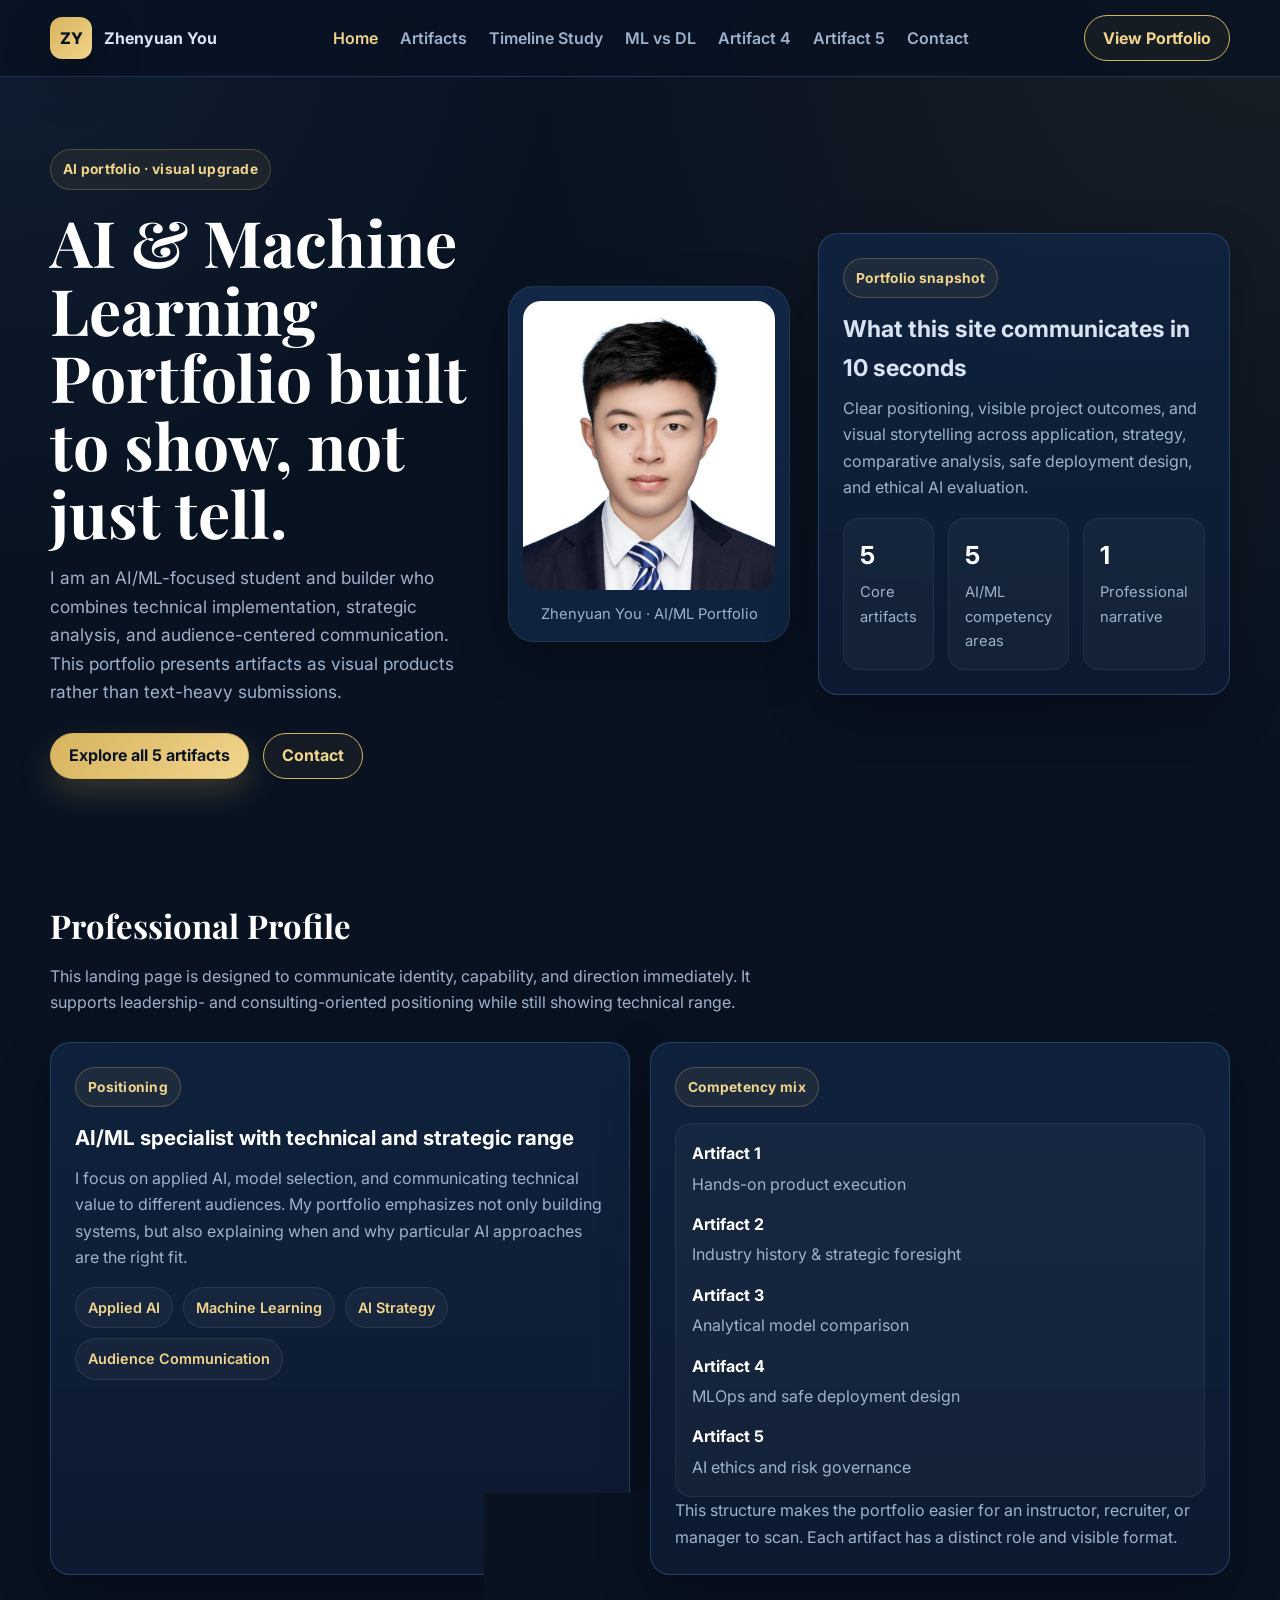
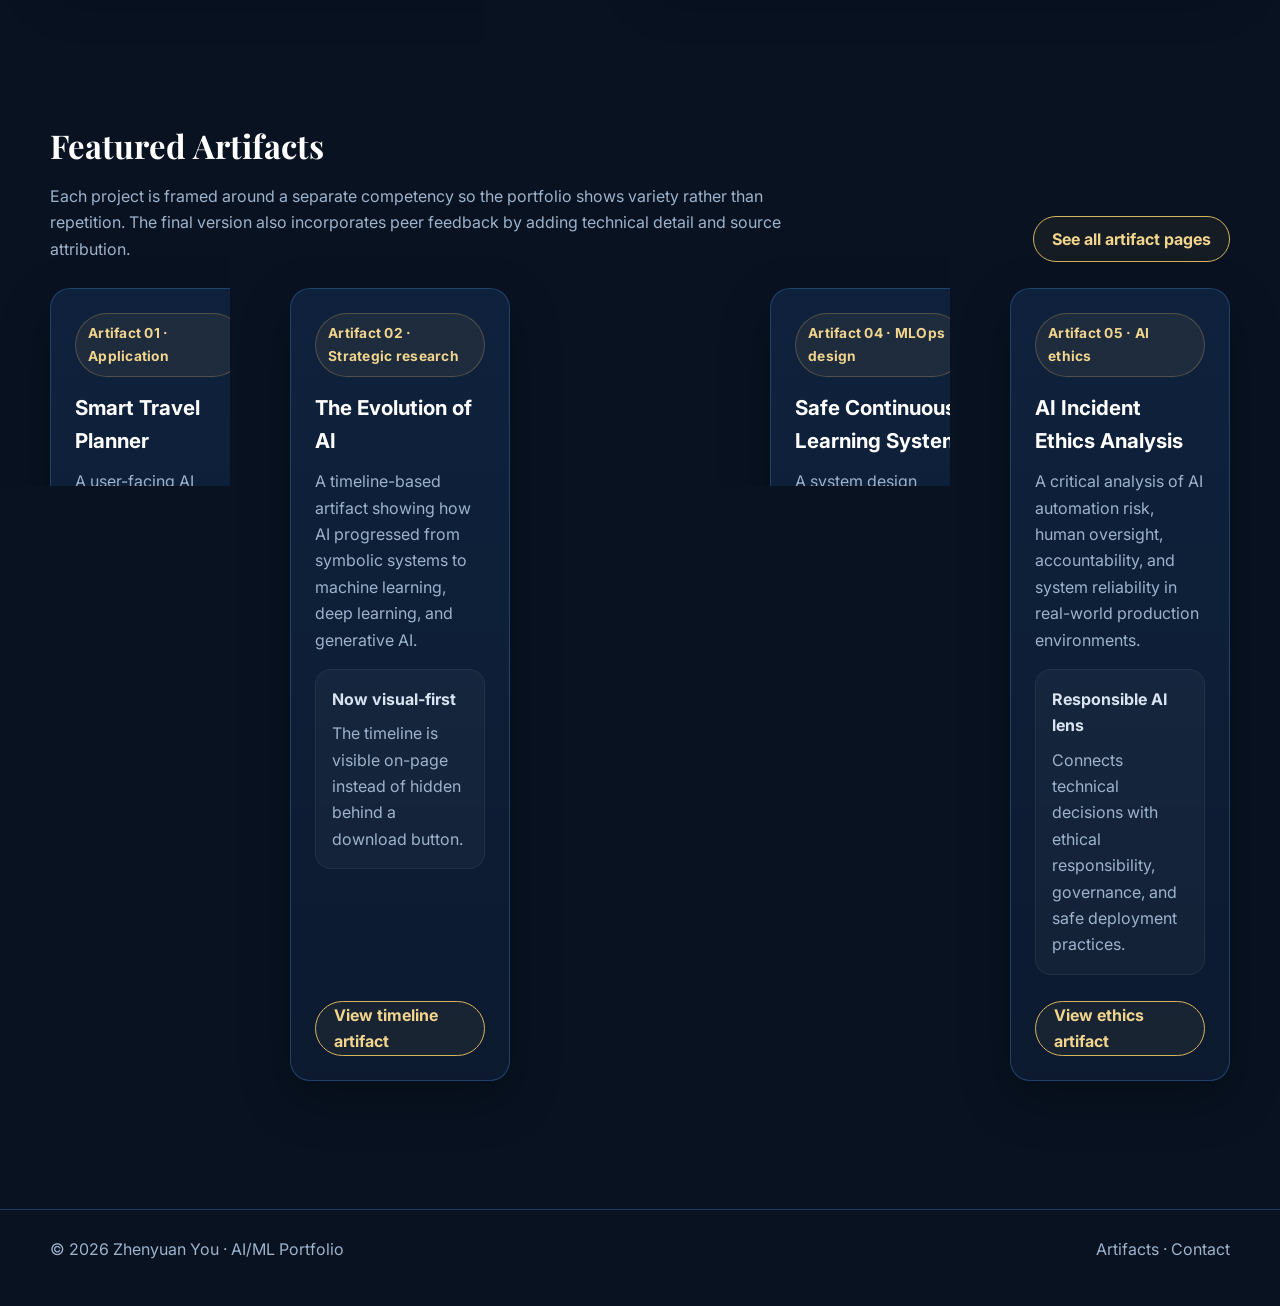
<file: index.html>
<!DOCTYPE html>
<html lang="en">
<head>
  <meta charset="UTF-8" />
  <meta name="viewport" content="width=device-width, initial-scale=1.0" />
  <title>Zhenyuan You · AI/ML Portfolio</title>
  <link rel="preconnect" href="https://fonts.googleapis.com">
  <link rel="preconnect" href="https://fonts.gstatic.com" crossorigin>
  <link href="https://fonts.googleapis.com/css2?family=Inter:wght@400;500;600;700;800&family=Playfair+Display:wght@600;700&display=swap" rel="stylesheet">
  <link rel="stylesheet" href="styles.css" />
</head>
<body>
  <header class="nav">
    <div class="container nav-inner">
      <a class="brand" href="index.html">
        <span class="brand-mark">ZY</span>
        <span>Zhenyuan You</span>
      </a>
      <nav class="nav-links">
        <a href="index.html" class="active">Home</a>
        <a href="artifacts.html">Artifacts</a>
        <a href="artifact-2.html">Timeline Study</a>
        <a href="artifact-3.html">ML vs DL</a>
        <a href="artifact-4.html">Artifact 4</a>
        <a href="artifact-5.html">Artifact 5</a>
        <a href="contact.html">Contact</a>
      </nav>
      <a href="artifacts.html" class="button-outline">View Portfolio</a>
    </div>
  </header>

  <main>
    <section class="hero">
      <div class="container hero-grid hero-grid-3">
        <div class="reveal">
          <span class="kicker">AI portfolio · visual upgrade</span>
          <h1>AI &amp; Machine Learning Portfolio built to show, not just tell.</h1>
          <p class="lead">
            I am an AI/ML-focused student and builder who combines technical implementation, strategic analysis,
            and audience-centered communication. This portfolio presents artifacts as visual products rather than
            text-heavy submissions.
          </p>
          <div class="hero-actions">
            <a class="button" href="artifacts.html">Explore all 5 artifacts</a>
            <a class="button-outline" href="contact.html">Contact</a>
          </div>
        </div>

        <div class="hero-photo-card reveal delay-1">
          <img src="photo.jpg" alt="Portrait of Zhenyuan You" />
          <div class="hero-photo-caption">Zhenyuan You · AI/ML Portfolio</div>
        </div>

        <aside class="hero-panel reveal delay-2">
          <div class="eyebrow">Portfolio snapshot</div>
          <h3 style="margin:12px 0 8px; font-size:1.45rem;">What this site communicates in 10 seconds</h3>
          <p style="margin:0; color:var(--muted);">
            Clear positioning, visible project outcomes, and visual storytelling across application,
            strategy, comparative analysis, safe deployment design, and ethical AI evaluation.
          </p>
          <div class="hero-stats">
            <div class="stat"><strong>5</strong><span>Core artifacts</span></div>
            <div class="stat"><strong>5</strong><span>AI/ML competency areas</span></div>
            <div class="stat"><strong>1</strong><span>Professional narrative</span></div>
          </div>
        </aside>
      </div>
    </section>

    <section class="section">
      <div class="container">
        <div class="section-header">
          <div>
            <h2>Professional Profile</h2>
            <p>This landing page is designed to communicate identity, capability, and direction immediately. It supports leadership- and consulting-oriented positioning while still showing technical range.</p>
          </div>
        </div>
        <div class="grid-2">
          <div class="card reveal">
            <span class="badge">Positioning</span>
            <h3>AI/ML specialist with technical and strategic range</h3>
            <p>I focus on applied AI, model selection, and communicating technical value to different audiences. My portfolio emphasizes not only building systems, but also explaining when and why particular AI approaches are the right fit.</p>
            <div class="tags">
              <span class="tag">Applied AI</span>
              <span class="tag">Machine Learning</span>
              <span class="tag">AI Strategy</span>
              <span class="tag">Audience Communication</span>
            </div>
          </div>
          <div class="card reveal delay-1">
            <span class="badge">Competency mix</span>
            <div class="visual-band">
              <div class="mini-metrics">
                <div><strong>Artifact 1</strong><span>Hands-on product execution</span></div>
                <div><strong>Artifact 2</strong><span>Industry history &amp; strategic foresight</span></div>
                <div><strong>Artifact 3</strong><span>Analytical model comparison</span></div>
                <div><strong>Artifact 4</strong><span>MLOps and safe deployment design</span></div>
                <div><strong>Artifact 5</strong><span>AI ethics and risk governance</span></div>
              </div>
            </div>
            <p>This structure makes the portfolio easier for an instructor, recruiter, or manager to scan. Each artifact has a distinct role and visible format.</p>
          </div>
        </div>
      </div>
    </section>

    <section class="section">
      <div class="container">
        <div class="section-header">
          <div>
            <h2>Featured Artifacts</h2>
            <p>Each project is framed around a separate competency so the portfolio shows variety rather than repetition. The final version also incorporates peer feedback by adding technical detail and source attribution.</p>
          </div>
          <a href="artifacts.html" class="button-outline">See all artifact pages</a>
        </div>
        <div class="grid-5">
          <article class="card artifact-card reveal">
            <div>
              <span class="badge">Artifact 01 · Application</span>
              <h3>Smart Travel Planner</h3>
              <p>A user-facing AI planning assistant that turns prompt engineering and constraint handling into a practical product experience.</p>
              <div class="visual-band">
                <strong>Key outcome</strong>
                <p style="margin:8px 0 0;">Demonstrates implementation, usability thinking, and applied generative AI.</p>
              </div>
            </div>
            <div class="hero-actions">
              <a class="button-outline" href="artifacts.html#artifact1">Open Artifact 1</a>
            </div>
          </article>

          <article class="card artifact-card reveal delay-1">
            <div>
              <span class="badge">Artifact 02 · Strategic research</span>
              <h3>The Evolution of AI</h3>
              <p>A timeline-based artifact showing how AI progressed from symbolic systems to machine learning, deep learning, and generative AI.</p>
              <div class="visual-band">
                <strong>Now visual-first</strong>
                <p style="margin:8px 0 0;">The timeline is visible on-page instead of hidden behind a download button.</p>
              </div>
            </div>
            <div class="hero-actions">
              <a class="button-outline" href="artifact-2.html">View timeline artifact</a>
            </div>
          </article>

          <article class="card artifact-card reveal delay-2">
            <div>
              <span class="badge">Artifact 03 · Analytical research</span>
              <h3>Machine Learning vs. Deep Learning</h3>
              <p>A comparative study framed as a decision aid, showing how model choice changes with data type, scale, and business context.</p>
              <div class="visual-band">
                <strong>Now easier to scan</strong>
                <p style="margin:8px 0 0;">The core comparison is shown through structured visual blocks and decision criteria.</p>
              </div>
            </div>
            <div class="hero-actions">
              <a class="button-outline" href="artifact-3.html">View comparison artifact</a>
            </div>
          </article>

          <article class="card artifact-card reveal delay-3">
            <div>
              <span class="badge">Artifact 04 · MLOps design</span>
              <h3>Safe Continuous Learning System</h3>
              <p>A system design project focused on safe retraining, canary deployment, monitoring, and rollback in production AI environments.</p>
              <div class="visual-band">
                <strong>Production mindset</strong>
                <p style="margin:8px 0 0;">Shows how machine learning systems evolve safely over time rather than simply training a better model.</p>
              </div>
            </div>
            <div class="hero-actions">
              <a class="button-outline" href="artifact-4.html">View system design artifact</a>
            </div>
          </article>

          <article class="card artifact-card reveal delay-3">
            <div>
              <span class="badge">Artifact 05 · AI ethics</span>
              <h3>AI Incident Ethics Analysis</h3>
              <p>A critical analysis of AI automation risk, human oversight, accountability, and system reliability in real-world production environments.</p>
              <div class="visual-band">
                <strong>Responsible AI lens</strong>
                <p style="margin:8px 0 0;">Connects technical decisions with ethical responsibility, governance, and safe deployment practices.</p>
              </div>
            </div>
            <div class="hero-actions">
              <a class="button-outline" href="artifact-5.html">View ethics artifact</a>
            </div>
          </article>
        </div>
      </div>
    </section>
  </main>

  <footer class="footer">
    <div class="container footer-grid">
      <div>© 2026 Zhenyuan You · AI/ML Portfolio</div>
      <div><a href="artifacts.html">Artifacts</a> · <a href="contact.html">Contact</a></div>
    </div>
  </footer>
</body>
</html>
</file>
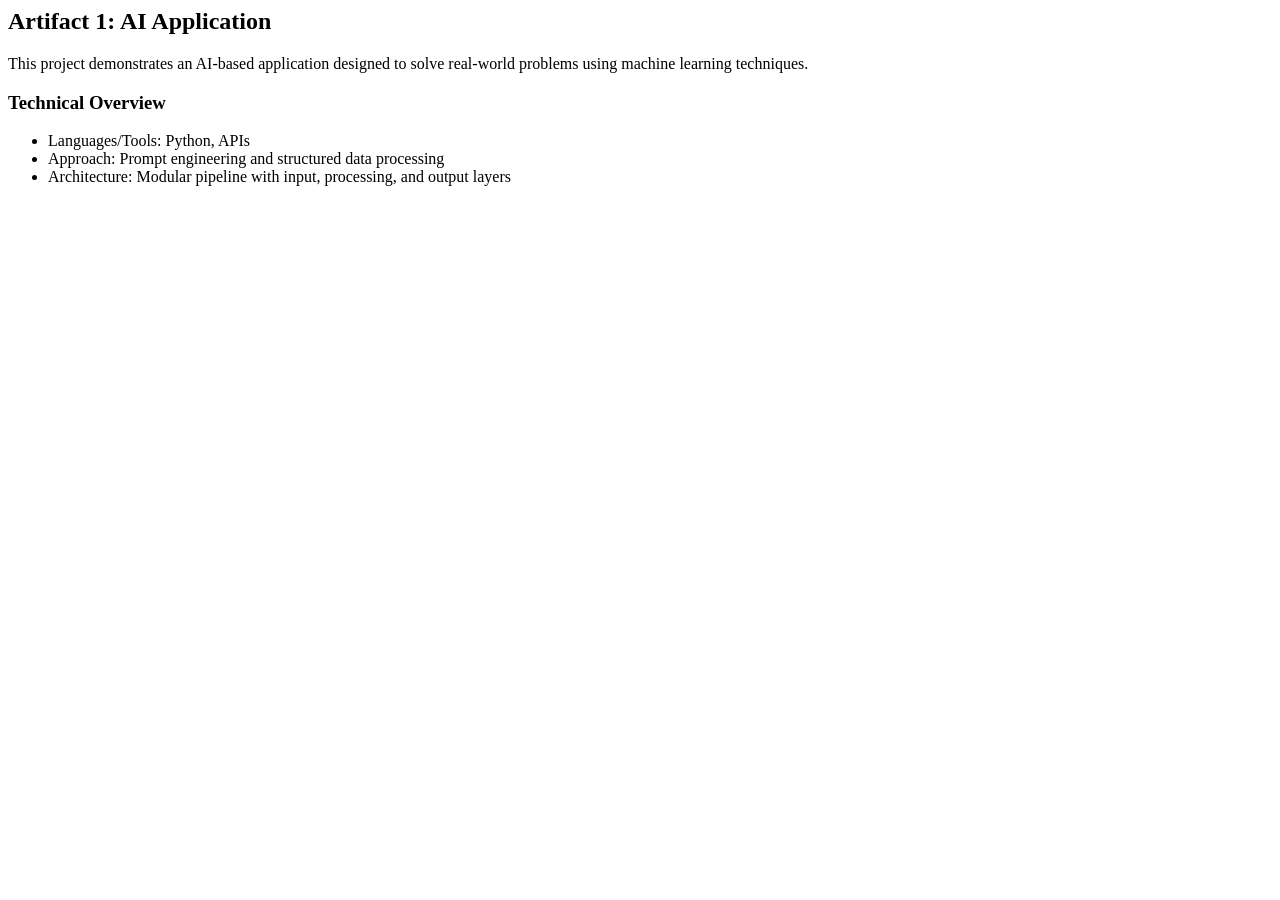
<file: artifact-1.html>
<html><body>
<h2>Artifact 1: AI Application</h2>
<p>This project demonstrates an AI-based application designed to solve real-world problems using machine learning techniques.</p>

<h3>Technical Overview</h3>
<ul>
<li>Languages/Tools: Python, APIs</li>
<li>Approach: Prompt engineering and structured data processing</li>
<li>Architecture: Modular pipeline with input, processing, and output layers</li>
</ul>
</body></html>
</file>
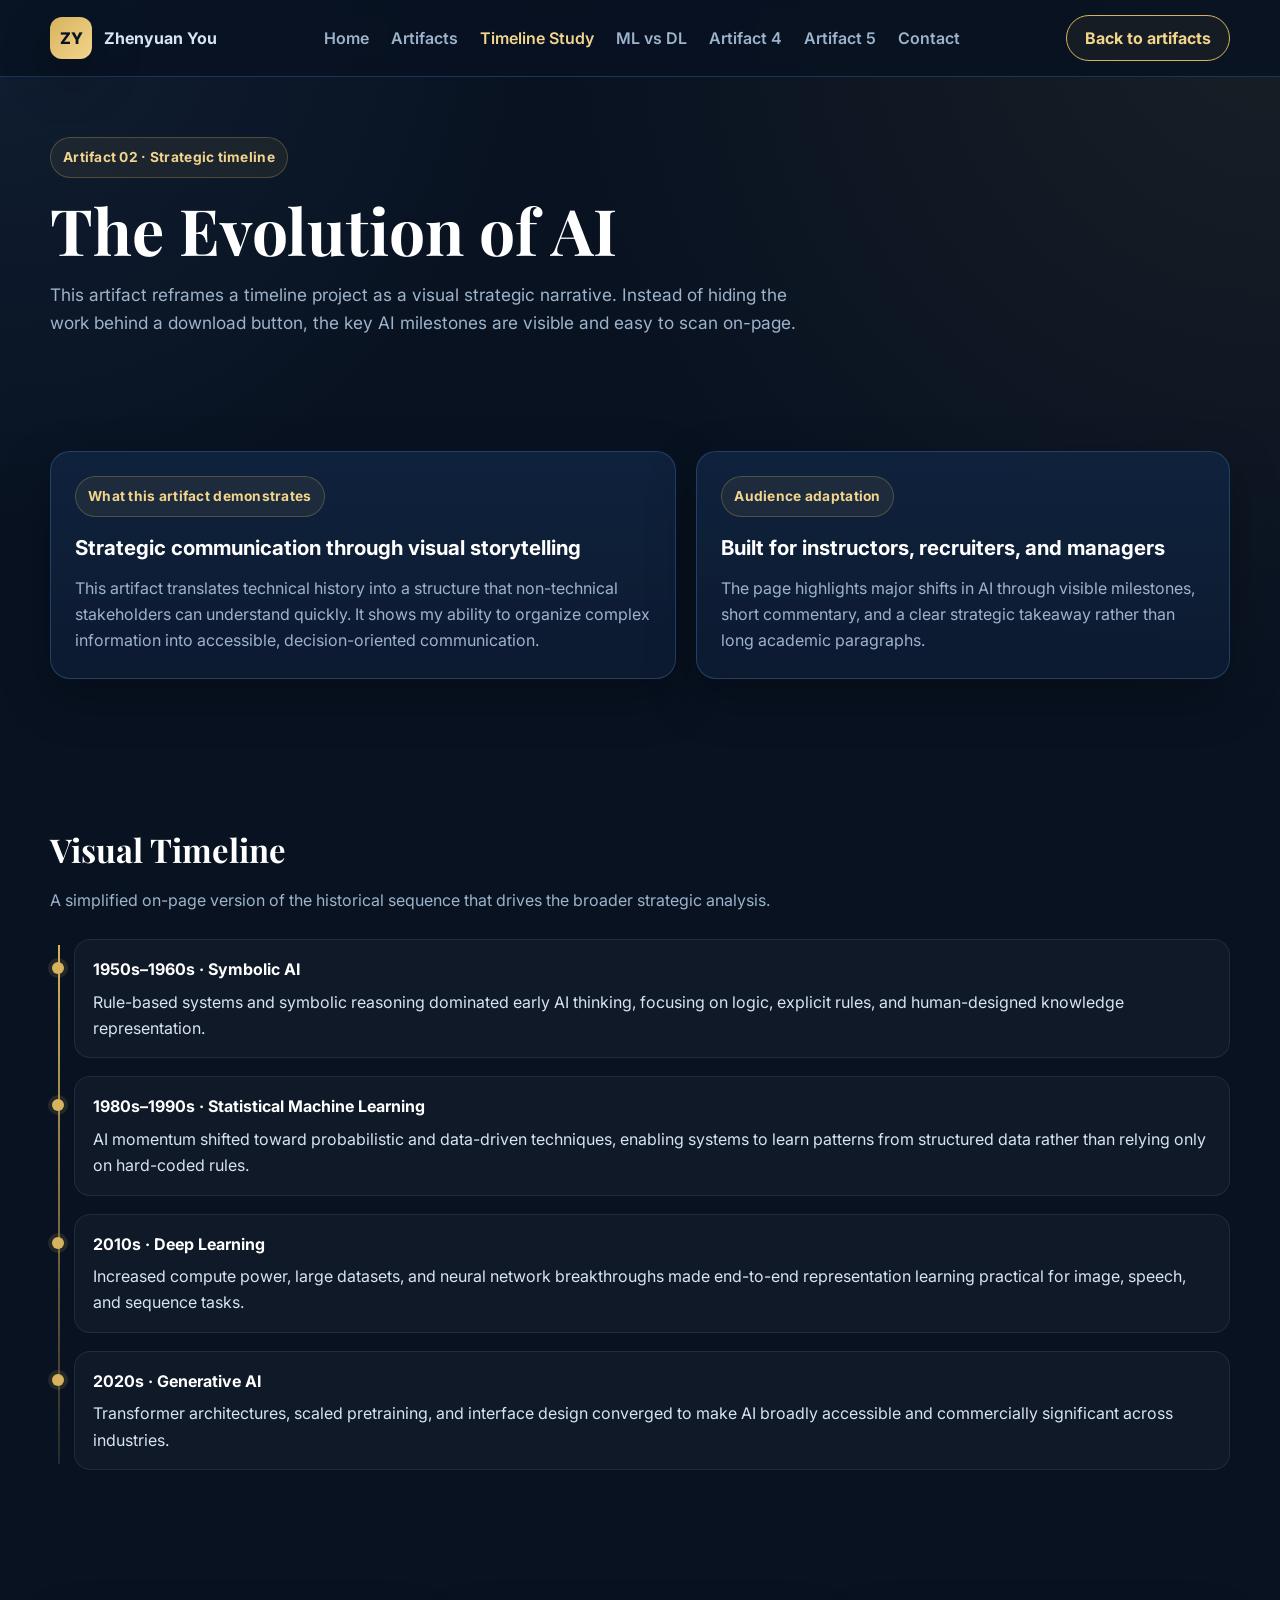
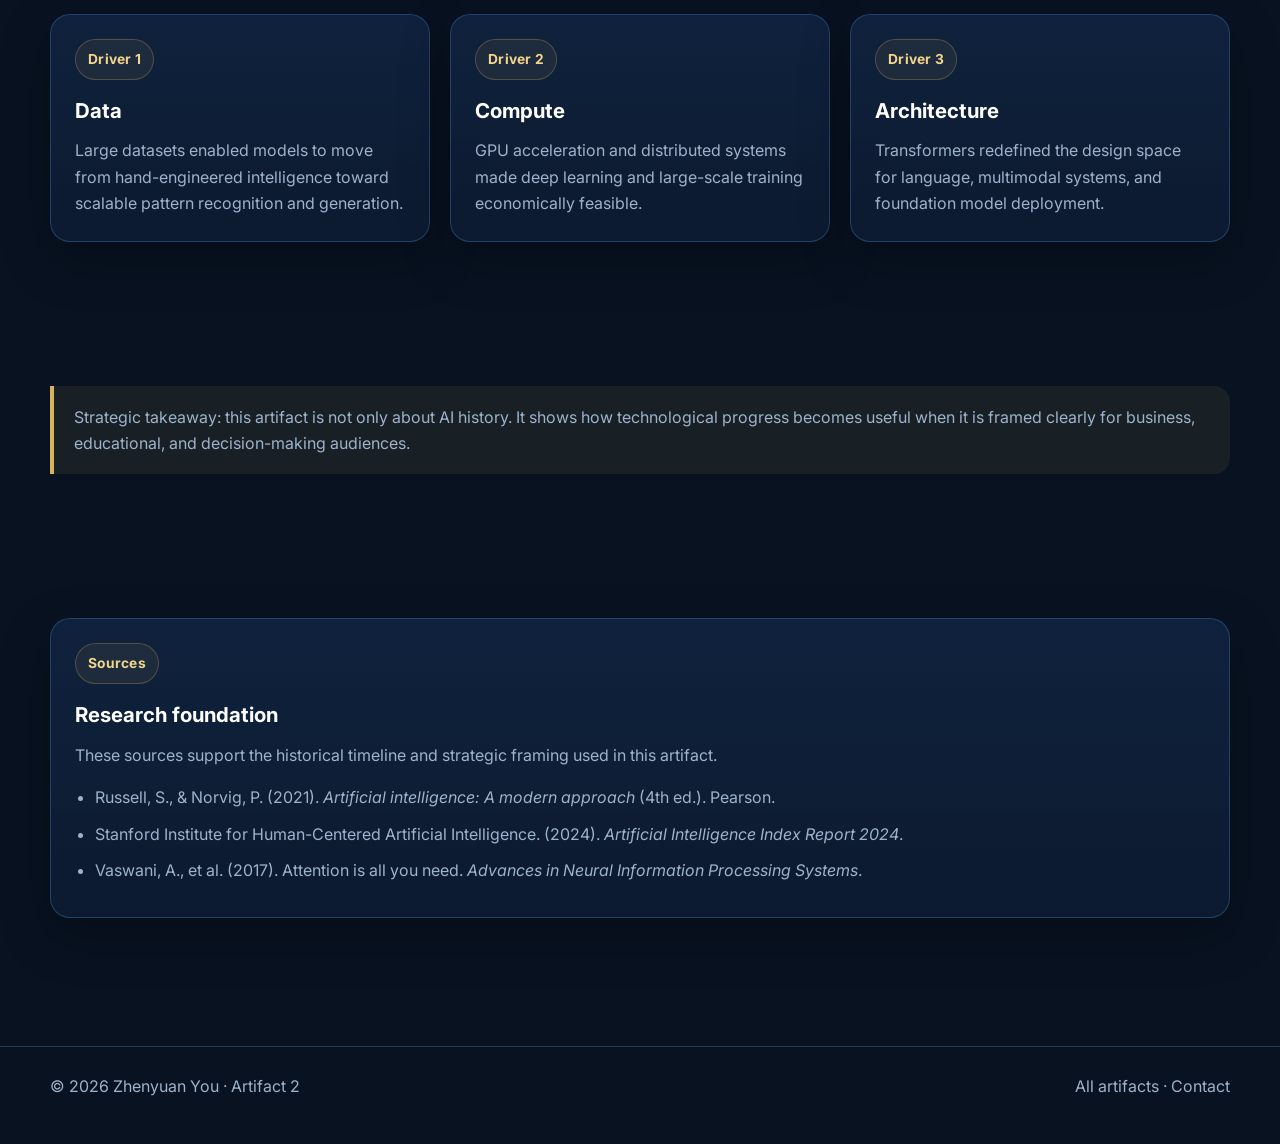
<file: artifact-2.html>
<!DOCTYPE html>
<html lang="en">
<head>
  <meta charset="UTF-8" />
  <meta name="viewport" content="width=device-width, initial-scale=1.0" />
  <title>Artifact 2 · The Evolution of AI</title>
  <link rel="preconnect" href="https://fonts.googleapis.com">
  <link rel="preconnect" href="https://fonts.gstatic.com" crossorigin>
  <link href="https://fonts.googleapis.com/css2?family=Inter:wght@400;500;600;700;800&family=Playfair+Display:wght@600;700&display=swap" rel="stylesheet">
  <link rel="stylesheet" href="styles.css" />
</head>
<body>
  <header class="nav">
    <div class="container nav-inner">
      <a class="brand" href="index.html"><span class="brand-mark">ZY</span><span>Zhenyuan You</span></a>
      <nav class="nav-links">
        <a href="index.html">Home</a>
        <a href="artifacts.html">Artifacts</a>
        <a href="artifact-2.html" class="active">Timeline Study</a>
        <a href="artifact-3.html">ML vs DL</a>
        <a href="artifact-4.html">Artifact 4</a>
        <a href="artifact-5.html">Artifact 5</a>
        <a href="contact.html">Contact</a>
      </nav>
      <a href="artifacts.html" class="button-outline">Back to artifacts</a>
    </div>
  </header>

  <main>
    <section class="page-hero">
      <div class="container">
        <span class="kicker">Artifact 02 · Strategic timeline</span>
        <h1>The Evolution of AI</h1>
        <p class="lead">This artifact reframes a timeline project as a visual strategic narrative. Instead of hiding the work behind a download button, the key AI milestones are visible and easy to scan on-page.</p>
      </div>
    </section>

    <section class="section">
      <div class="container summary-grid">
        <div class="card reveal">
          <span class="badge">What this artifact demonstrates</span>
          <h3>Strategic communication through visual storytelling</h3>
          <p>This artifact translates technical history into a structure that non-technical stakeholders can understand quickly. It shows my ability to organize complex information into accessible, decision-oriented communication.</p>
        </div>
        <div class="card reveal delay-1">
          <span class="badge">Audience adaptation</span>
          <h3>Built for instructors, recruiters, and managers</h3>
          <p>The page highlights major shifts in AI through visible milestones, short commentary, and a clear strategic takeaway rather than long academic paragraphs.</p>
        </div>
      </div>
    </section>

    <section class="section">
      <div class="container">
        <div class="section-header">
          <div>
            <h2>Visual Timeline</h2>
            <p>A simplified on-page version of the historical sequence that drives the broader strategic analysis.</p>
          </div>
        </div>
        <div class="timeline">
          <div class="timeline-item reveal">
            <strong>1950s–1960s · Symbolic AI</strong>
            Rule-based systems and symbolic reasoning dominated early AI thinking, focusing on logic, explicit rules, and human-designed knowledge representation.
          </div>
          <div class="timeline-item reveal delay-1">
            <strong>1980s–1990s · Statistical Machine Learning</strong>
            AI momentum shifted toward probabilistic and data-driven techniques, enabling systems to learn patterns from structured data rather than relying only on hard-coded rules.
          </div>
          <div class="timeline-item reveal delay-2">
            <strong>2010s · Deep Learning</strong>
            Increased compute power, large datasets, and neural network breakthroughs made end-to-end representation learning practical for image, speech, and sequence tasks.
          </div>
          <div class="timeline-item reveal delay-3">
            <strong>2020s · Generative AI</strong>
            Transformer architectures, scaled pretraining, and interface design converged to make AI broadly accessible and commercially significant across industries.
          </div>
        </div>
      </div>
    </section>

    <section class="section">
      <div class="container grid-3">
        <div class="card reveal">
          <span class="badge">Driver 1</span>
          <h3>Data</h3>
          <p>Large datasets enabled models to move from hand-engineered intelligence toward scalable pattern recognition and generation.</p>
        </div>
        <div class="card reveal delay-1">
          <span class="badge">Driver 2</span>
          <h3>Compute</h3>
          <p>GPU acceleration and distributed systems made deep learning and large-scale training economically feasible.</p>
        </div>
        <div class="card reveal delay-2">
          <span class="badge">Driver 3</span>
          <h3>Architecture</h3>
          <p>Transformers redefined the design space for language, multimodal systems, and foundation model deployment.</p>
        </div>
      </div>
    </section>

    <section class="section">
      <div class="container">
        <div class="note">
          Strategic takeaway: this artifact is not only about AI history. It shows how technological progress becomes useful when it is framed clearly for business, educational, and decision-making audiences.
        </div>
      </div>
    </section>

    <section class="section sources-section">
      <div class="container">
        <div class="card reveal">
          <span class="badge">Sources</span>
          <h3>Research foundation</h3>
          <p>These sources support the historical timeline and strategic framing used in this artifact.</p>
          <ul class="source-list">
            <li>Russell, S., &amp; Norvig, P. (2021). <em>Artificial intelligence: A modern approach</em> (4th ed.). Pearson.</li>
            <li>Stanford Institute for Human-Centered Artificial Intelligence. (2024). <em>Artificial Intelligence Index Report 2024</em>.</li>
            <li>Vaswani, A., et al. (2017). Attention is all you need. <em>Advances in Neural Information Processing Systems</em>.</li>
          </ul>
        </div>
      </div>
    </section>
  </main>

  <footer class="footer">
    <div class="container footer-grid">
      <div>© 2026 Zhenyuan You · Artifact 2</div>
      <div><a href="artifacts.html">All artifacts</a> · <a href="contact.html">Contact</a></div>
    </div>
  </footer>
</body>
</html>
</file>
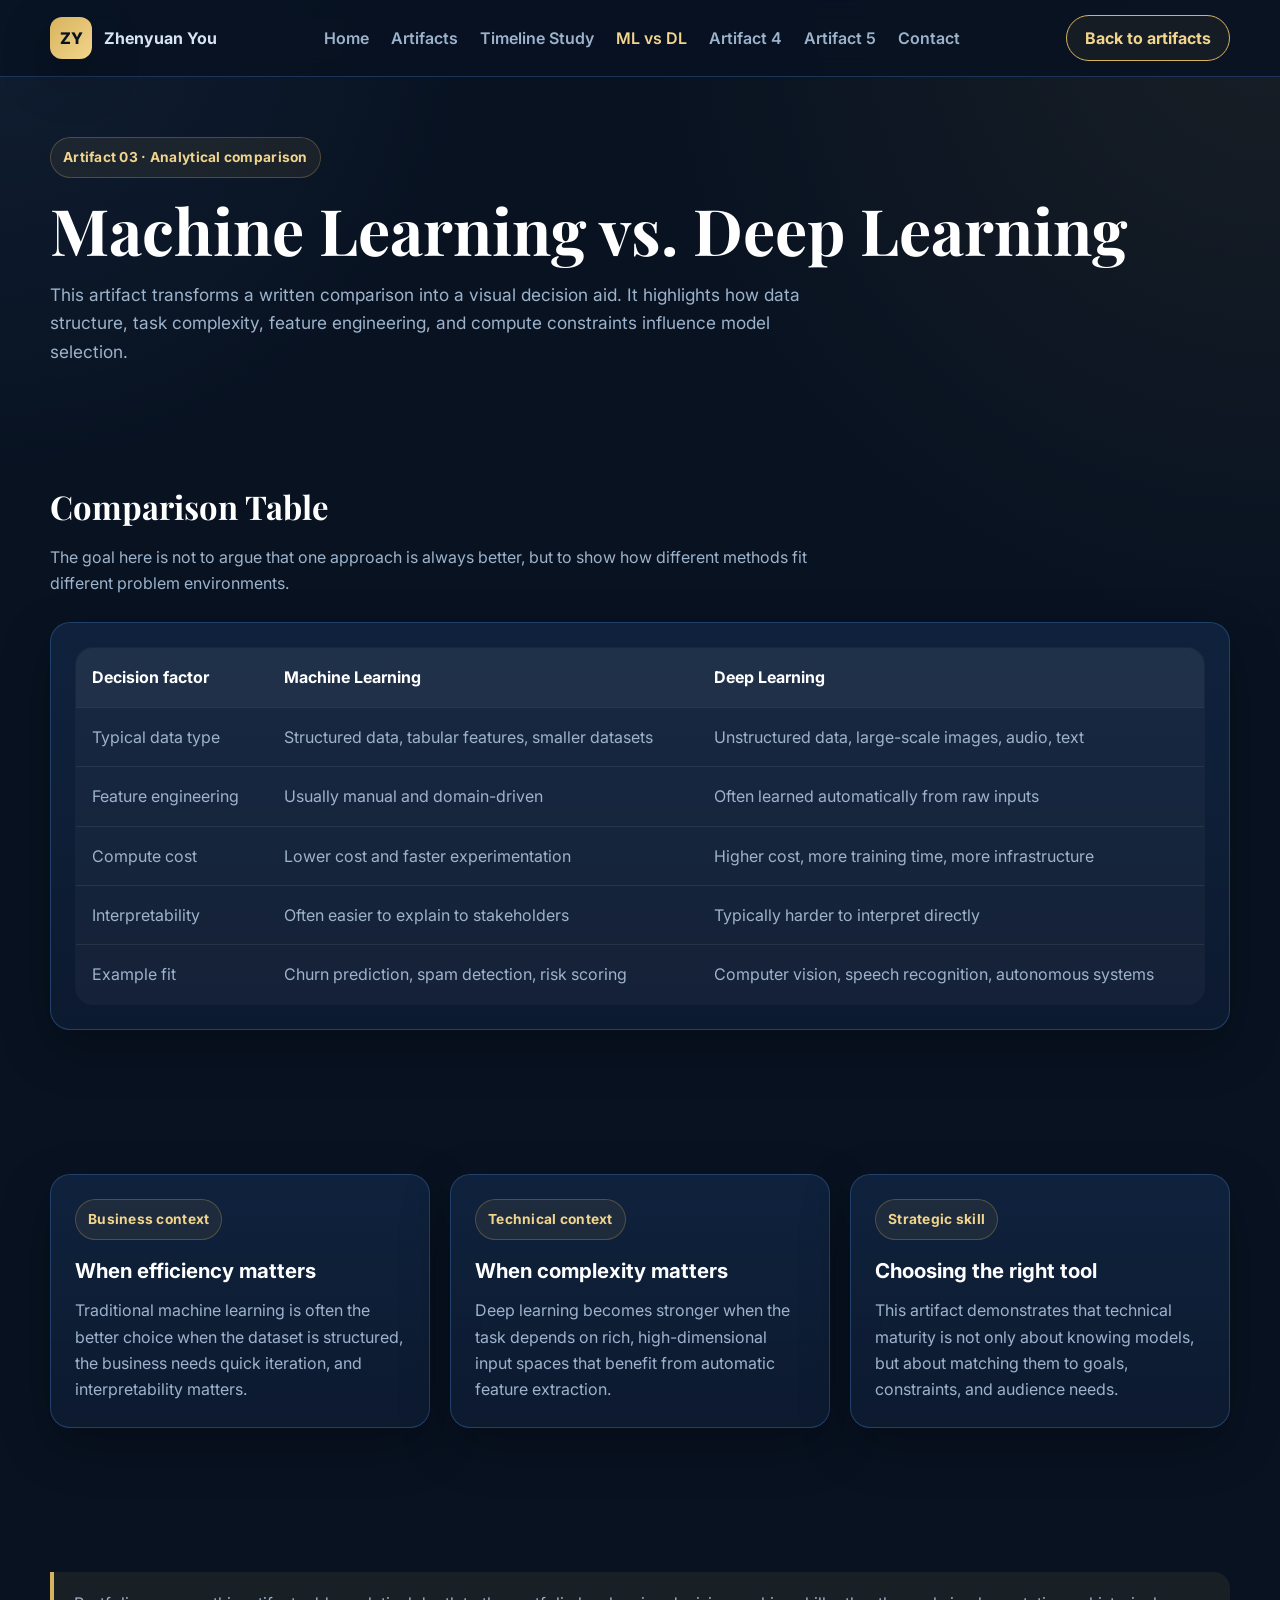
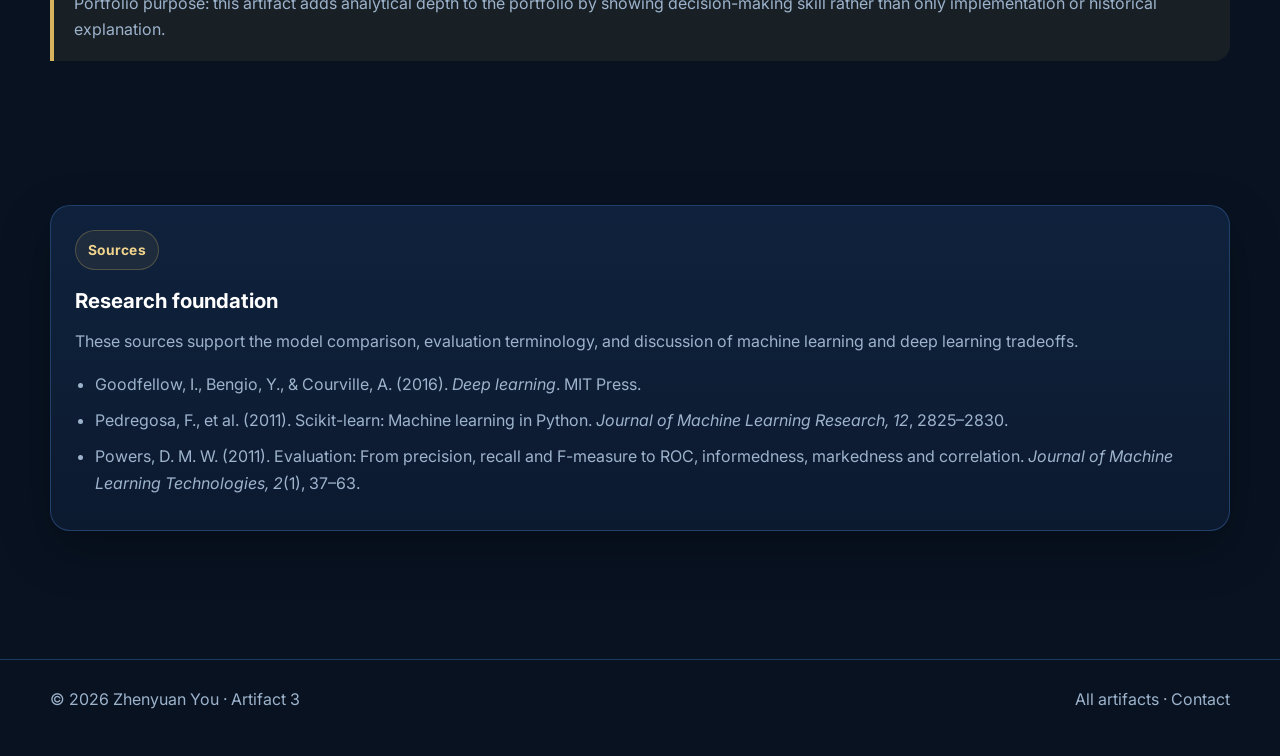
<file: artifact-3.html>
<!DOCTYPE html>
<html lang="en">
<head>
  <meta charset="UTF-8" />
  <meta name="viewport" content="width=device-width, initial-scale=1.0" />
  <title>Artifact 3 · Machine Learning vs. Deep Learning</title>
  <link rel="preconnect" href="https://fonts.googleapis.com">
  <link rel="preconnect" href="https://fonts.gstatic.com" crossorigin>
  <link href="https://fonts.googleapis.com/css2?family=Inter:wght@400;500;600;700;800&family=Playfair+Display:wght@600;700&display=swap" rel="stylesheet">
  <link rel="stylesheet" href="styles.css" />
</head>
<body>
  <header class="nav">
    <div class="container nav-inner">
      <a class="brand" href="index.html"><span class="brand-mark">ZY</span><span>Zhenyuan You</span></a>
      <nav class="nav-links">
        <a href="index.html">Home</a>
        <a href="artifacts.html">Artifacts</a>
        <a href="artifact-2.html">Timeline Study</a>
        <a href="artifact-3.html" class="active">ML vs DL</a>
        <a href="artifact-4.html">Artifact 4</a>
        <a href="artifact-5.html">Artifact 5</a>
        <a href="contact.html">Contact</a>
      </nav>
      <a href="artifacts.html" class="button-outline">Back to artifacts</a>
    </div>
  </header>

  <main>
    <section class="page-hero">
      <div class="container">
        <span class="kicker">Artifact 03 · Analytical comparison</span>
        <h1>Machine Learning vs. Deep Learning</h1>
        <p class="lead">This artifact transforms a written comparison into a visual decision aid. It highlights how data structure, task complexity, feature engineering, and compute constraints influence model selection.</p>
      </div>
    </section>

    <section class="section">
      <div class="container">
        <div class="section-header">
          <div>
            <h2>Comparison Table</h2>
            <p>The goal here is not to argue that one approach is always better, but to show how different methods fit different problem environments.</p>
          </div>
        </div>
        <div class="card reveal">
          <table class="compare-table">
            <thead>
              <tr>
                <th>Decision factor</th>
                <th>Machine Learning</th>
                <th>Deep Learning</th>
              </tr>
            </thead>
            <tbody>
              <tr>
                <td>Typical data type</td>
                <td>Structured data, tabular features, smaller datasets</td>
                <td>Unstructured data, large-scale images, audio, text</td>
              </tr>
              <tr>
                <td>Feature engineering</td>
                <td>Usually manual and domain-driven</td>
                <td>Often learned automatically from raw inputs</td>
              </tr>
              <tr>
                <td>Compute cost</td>
                <td>Lower cost and faster experimentation</td>
                <td>Higher cost, more training time, more infrastructure</td>
              </tr>
              <tr>
                <td>Interpretability</td>
                <td>Often easier to explain to stakeholders</td>
                <td>Typically harder to interpret directly</td>
              </tr>
              <tr>
                <td>Example fit</td>
                <td>Churn prediction, spam detection, risk scoring</td>
                <td>Computer vision, speech recognition, autonomous systems</td>
              </tr>
            </tbody>
          </table>
        </div>
      </div>
    </section>

    <section class="section">
      <div class="container grid-3">
        <div class="card reveal">
          <span class="badge">Business context</span>
          <h3>When efficiency matters</h3>
          <p>Traditional machine learning is often the better choice when the dataset is structured, the business needs quick iteration, and interpretability matters.</p>
        </div>
        <div class="card reveal delay-1">
          <span class="badge">Technical context</span>
          <h3>When complexity matters</h3>
          <p>Deep learning becomes stronger when the task depends on rich, high-dimensional input spaces that benefit from automatic feature extraction.</p>
        </div>
        <div class="card reveal delay-2">
          <span class="badge">Strategic skill</span>
          <h3>Choosing the right tool</h3>
          <p>This artifact demonstrates that technical maturity is not only about knowing models, but about matching them to goals, constraints, and audience needs.</p>
        </div>
      </div>
    </section>

    <section class="section">
      <div class="container">
        <div class="note">
          Portfolio purpose: this artifact adds analytical depth to the portfolio by showing decision-making skill rather than only implementation or historical explanation.
        </div>
      </div>
    </section>

    <section class="section sources-section">
      <div class="container">
        <div class="card reveal">
          <span class="badge">Sources</span>
          <h3>Research foundation</h3>
          <p>These sources support the model comparison, evaluation terminology, and discussion of machine learning and deep learning tradeoffs.</p>
          <ul class="source-list">
            <li>Goodfellow, I., Bengio, Y., &amp; Courville, A. (2016). <em>Deep learning</em>. MIT Press.</li>
            <li>Pedregosa, F., et al. (2011). Scikit-learn: Machine learning in Python. <em>Journal of Machine Learning Research, 12</em>, 2825–2830.</li>
            <li>Powers, D. M. W. (2011). Evaluation: From precision, recall and F-measure to ROC, informedness, markedness and correlation. <em>Journal of Machine Learning Technologies, 2</em>(1), 37–63.</li>
          </ul>
        </div>
      </div>
    </section>
  </main>

  <footer class="footer">
    <div class="container footer-grid">
      <div>© 2026 Zhenyuan You · Artifact 3</div>
      <div><a href="artifacts.html">All artifacts</a> · <a href="contact.html">Contact</a></div>
    </div>
  </footer>
</body>
</html>
</file>
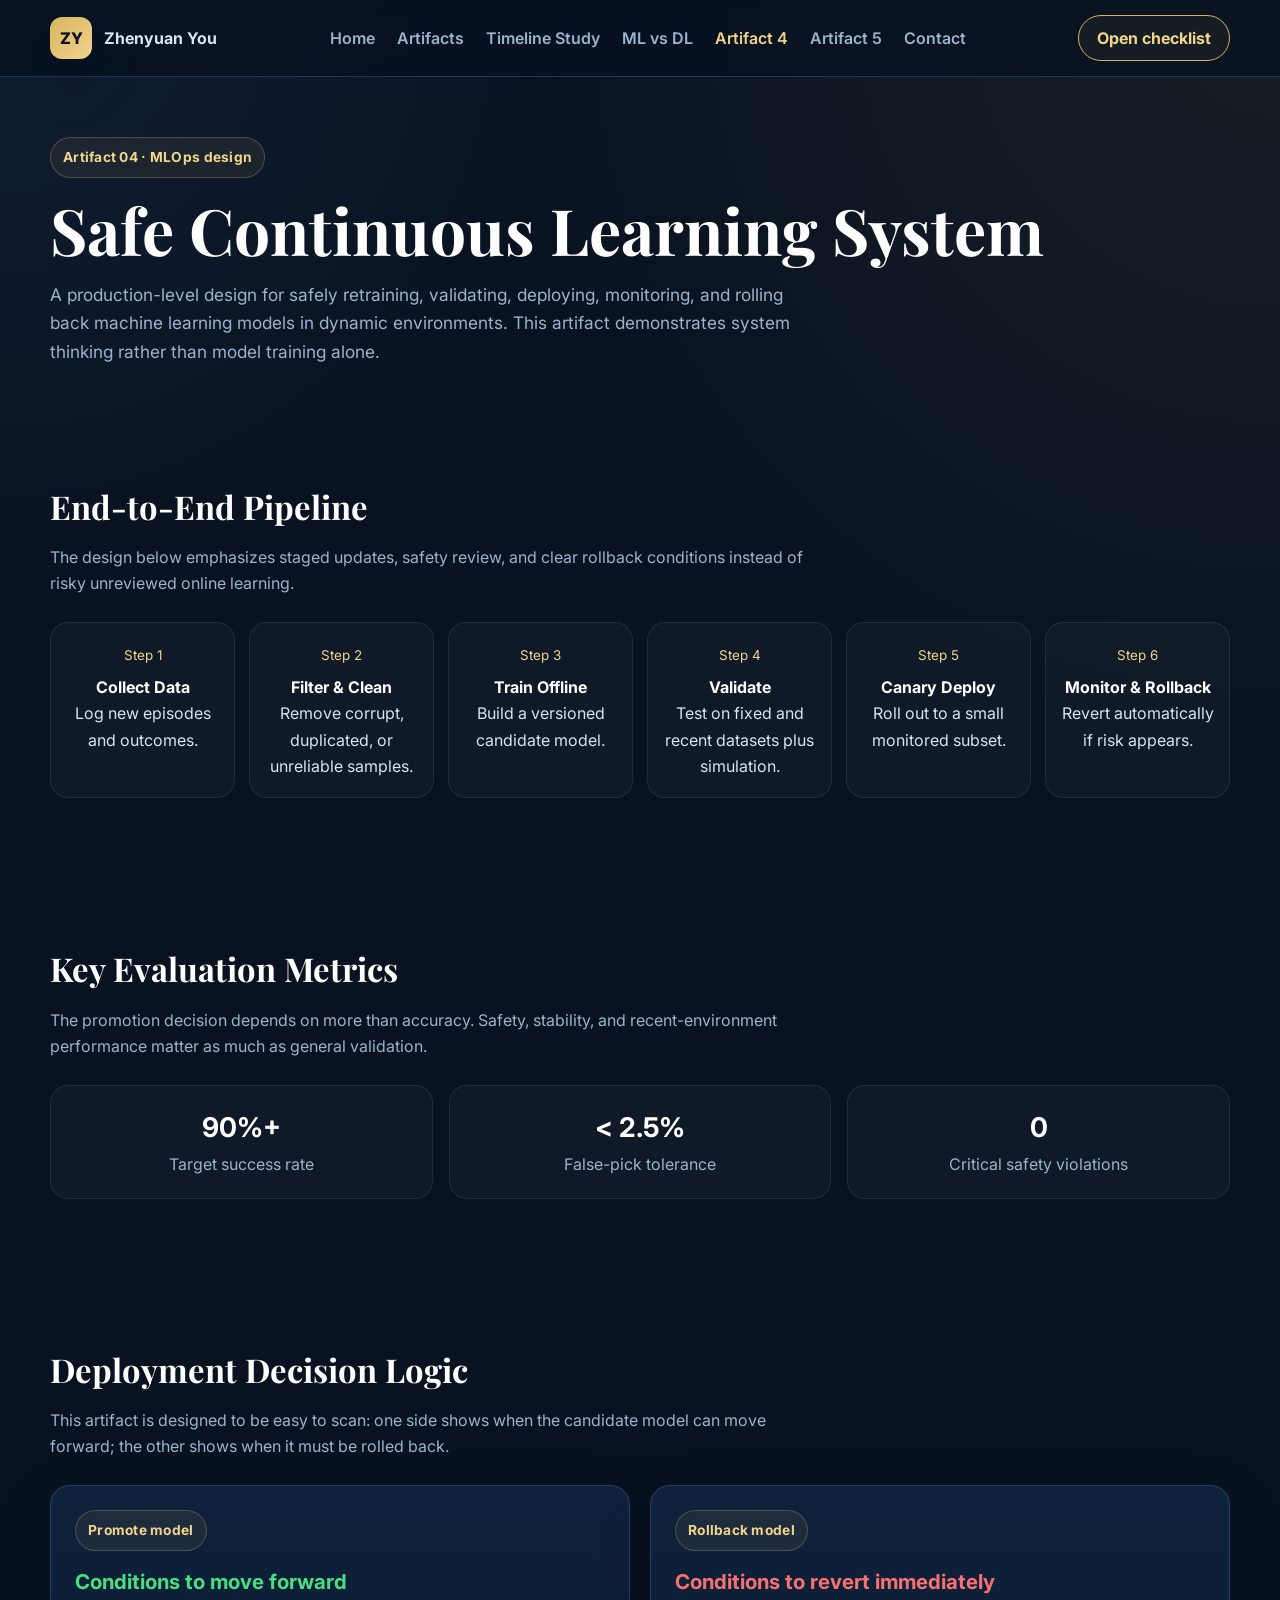
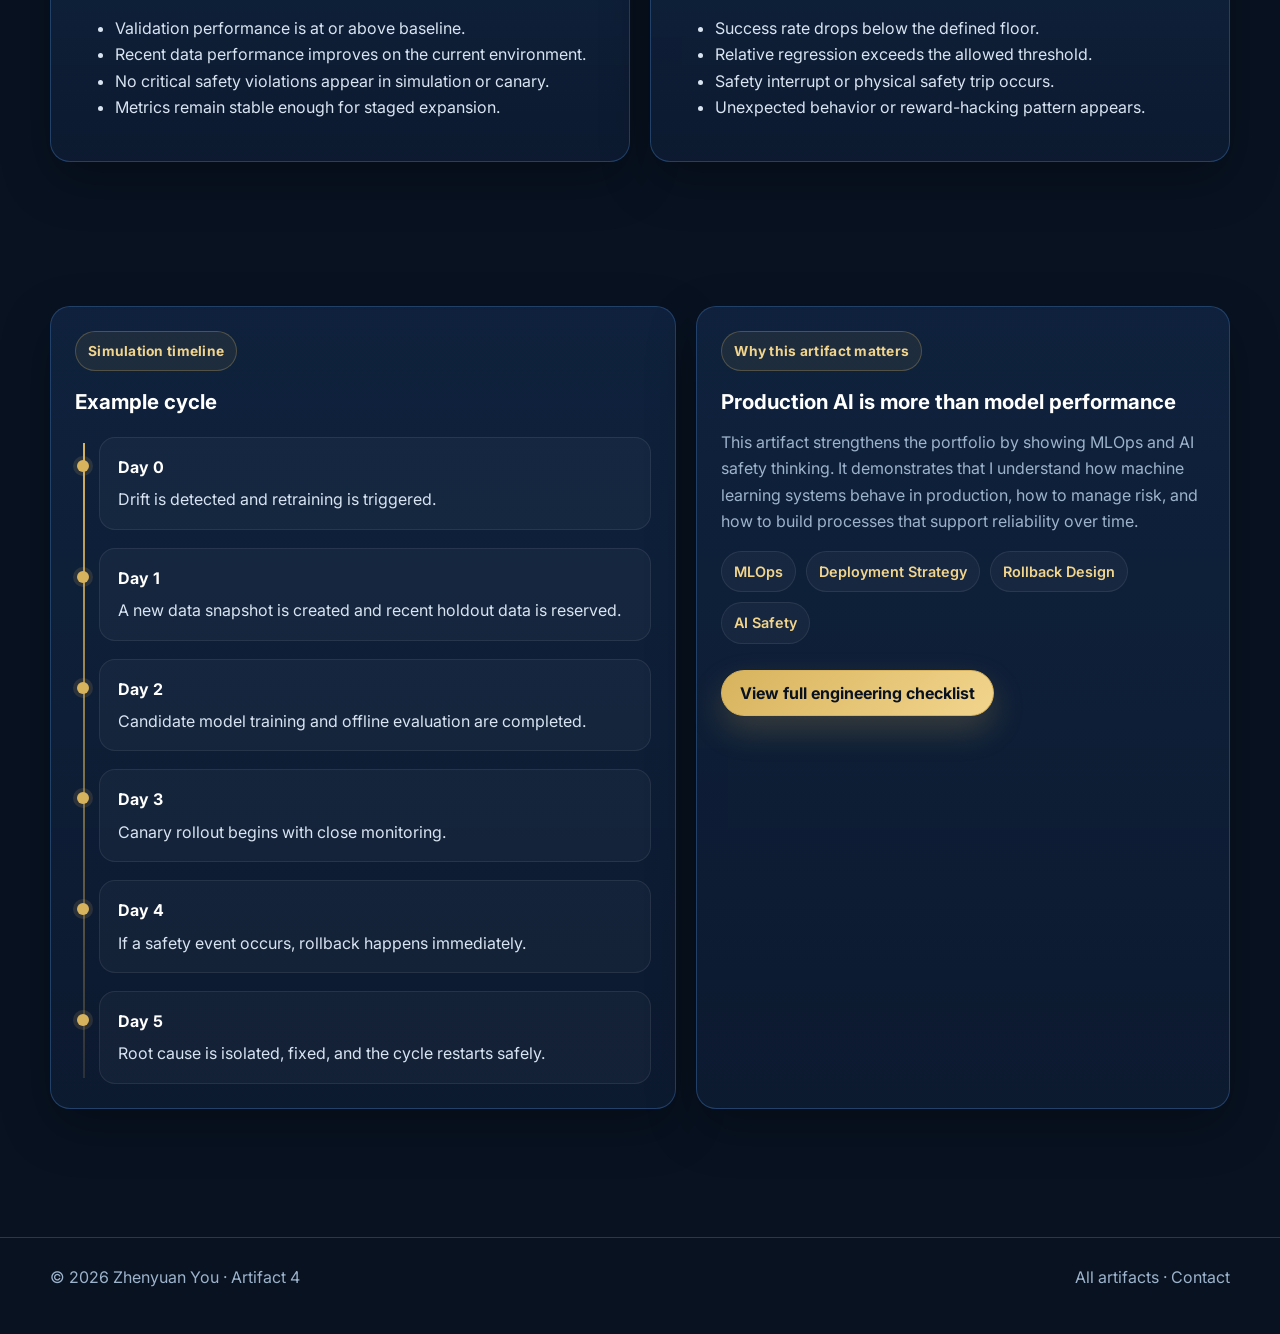
<file: artifact-4.html>
<!DOCTYPE html>
<html lang="en">
<head>
  <meta charset="UTF-8" />
  <meta name="viewport" content="width=device-width, initial-scale=1.0" />
  <title>Artifact 4 · Safe Continuous Learning System</title>
  <link rel="preconnect" href="https://fonts.googleapis.com">
  <link rel="preconnect" href="https://fonts.gstatic.com" crossorigin>
  <link href="https://fonts.googleapis.com/css2?family=Inter:wght@400;500;600;700;800&family=Playfair+Display:wght@600;700&display=swap" rel="stylesheet">
  <link rel="stylesheet" href="styles.css" />
</head>
<body>
  <header class="nav">
    <div class="container nav-inner">
      <a class="brand" href="index.html"><span class="brand-mark">ZY</span><span>Zhenyuan You</span></a>
      <nav class="nav-links">
        <a href="index.html">Home</a>
        <a href="artifacts.html">Artifacts</a>
        <a href="artifact-2.html">Timeline Study</a>
        <a href="artifact-3.html">ML vs DL</a>
        <a href="artifact-4.html" class="active">Artifact 4</a>
        <a href="artifact-5.html">Artifact 5</a>
        <a href="contact.html">Contact</a>
      </nav>
      <a href="docs/ops-retrain-deploy-checklist.md" class="button-outline">Open checklist</a>
    </div>
  </header>

  <main>
    <section class="page-hero">
      <div class="container">
        <span class="kicker">Artifact 04 · MLOps design</span>
        <h1>Safe Continuous Learning System</h1>
        <p class="lead">A production-level design for safely retraining, validating, deploying, monitoring, and rolling back machine learning models in dynamic environments. This artifact demonstrates system thinking rather than model training alone.</p>
      </div>
    </section>

    <section class="section">
      <div class="container">
        <div class="section-header">
          <div>
            <h2>End-to-End Pipeline</h2>
            <p>The design below emphasizes staged updates, safety review, and clear rollback conditions instead of risky unreviewed online learning.</p>
          </div>
        </div>
        <div class="pipeline">
          <div class="step reveal"><span>Step 1</span><strong>Collect Data</strong>Log new episodes and outcomes.</div>
          <div class="step reveal delay-1"><span>Step 2</span><strong>Filter &amp; Clean</strong>Remove corrupt, duplicated, or unreliable samples.</div>
          <div class="step reveal delay-2"><span>Step 3</span><strong>Train Offline</strong>Build a versioned candidate model.</div>
          <div class="step reveal delay-3"><span>Step 4</span><strong>Validate</strong>Test on fixed and recent datasets plus simulation.</div>
          <div class="step reveal"><span>Step 5</span><strong>Canary Deploy</strong>Roll out to a small monitored subset.</div>
          <div class="step reveal delay-1"><span>Step 6</span><strong>Monitor &amp; Rollback</strong>Revert automatically if risk appears.</div>
        </div>
      </div>
    </section>

    <section class="section">
      <div class="container">
        <div class="section-header">
          <div>
            <h2>Key Evaluation Metrics</h2>
            <p>The promotion decision depends on more than accuracy. Safety, stability, and recent-environment performance matter as much as general validation.</p>
          </div>
        </div>
        <div class="metrics">
          <div class="metric reveal"><strong>90%+</strong><span>Target success rate</span></div>
          <div class="metric reveal delay-1"><strong>&lt; 2.5%</strong><span>False-pick tolerance</span></div>
          <div class="metric reveal delay-2"><strong>0</strong><span>Critical safety violations</span></div>
        </div>
      </div>
    </section>

    <section class="section">
      <div class="container">
        <div class="section-header">
          <div>
            <h2>Deployment Decision Logic</h2>
            <p>This artifact is designed to be easy to scan: one side shows when the candidate model can move forward; the other shows when it must be rolled back.</p>
          </div>
        </div>
        <div class="decision">
          <div class="card reveal">
            <span class="badge">Promote model</span>
            <h3 class="good">Conditions to move forward</h3>
            <ul>
              <li>Validation performance is at or above baseline.</li>
              <li>Recent data performance improves on the current environment.</li>
              <li>No critical safety violations appear in simulation or canary.</li>
              <li>Metrics remain stable enough for staged expansion.</li>
            </ul>
          </div>
          <div class="card reveal delay-1">
            <span class="badge">Rollback model</span>
            <h3 class="bad">Conditions to revert immediately</h3>
            <ul>
              <li>Success rate drops below the defined floor.</li>
              <li>Relative regression exceeds the allowed threshold.</li>
              <li>Safety interrupt or physical safety trip occurs.</li>
              <li>Unexpected behavior or reward-hacking pattern appears.</li>
            </ul>
          </div>
        </div>
      </div>
    </section>

    <section class="section">
      <div class="container summary-grid">
        <div class="card reveal">
          <span class="badge">Simulation timeline</span>
          <h3>Example cycle</h3>
          <div class="timeline" style="margin-top:18px">
            <div class="timeline-item"><strong>Day 0</strong> Drift is detected and retraining is triggered.</div>
            <div class="timeline-item"><strong>Day 1</strong> A new data snapshot is created and recent holdout data is reserved.</div>
            <div class="timeline-item"><strong>Day 2</strong> Candidate model training and offline evaluation are completed.</div>
            <div class="timeline-item"><strong>Day 3</strong> Canary rollout begins with close monitoring.</div>
            <div class="timeline-item"><strong>Day 4</strong> If a safety event occurs, rollback happens immediately.</div>
            <div class="timeline-item"><strong>Day 5</strong> Root cause is isolated, fixed, and the cycle restarts safely.</div>
          </div>
        </div>

        <div class="card reveal delay-1">
          <span class="badge">Why this artifact matters</span>
          <h3>Production AI is more than model performance</h3>
          <p>This artifact strengthens the portfolio by showing MLOps and AI safety thinking. It demonstrates that I understand how machine learning systems behave in production, how to manage risk, and how to build processes that support reliability over time.</p>
          <div class="tags">
            <span class="tag">MLOps</span>
            <span class="tag">Deployment Strategy</span>
            <span class="tag">Rollback Design</span>
            <span class="tag">AI Safety</span>
          </div>
          <div class="hero-actions">
            <a href="docs/ops-retrain-deploy-checklist.md" class="button">View full engineering checklist</a>
          </div>
        </div>
      </div>
    </section>
  </main>

  <footer class="footer">
    <div class="container footer-grid">
      <div>© 2026 Zhenyuan You · Artifact 4</div>
      <div><a href="artifacts.html">All artifacts</a> · <a href="contact.html">Contact</a></div>
    </div>
  </footer>
</body>
</html>
</file>
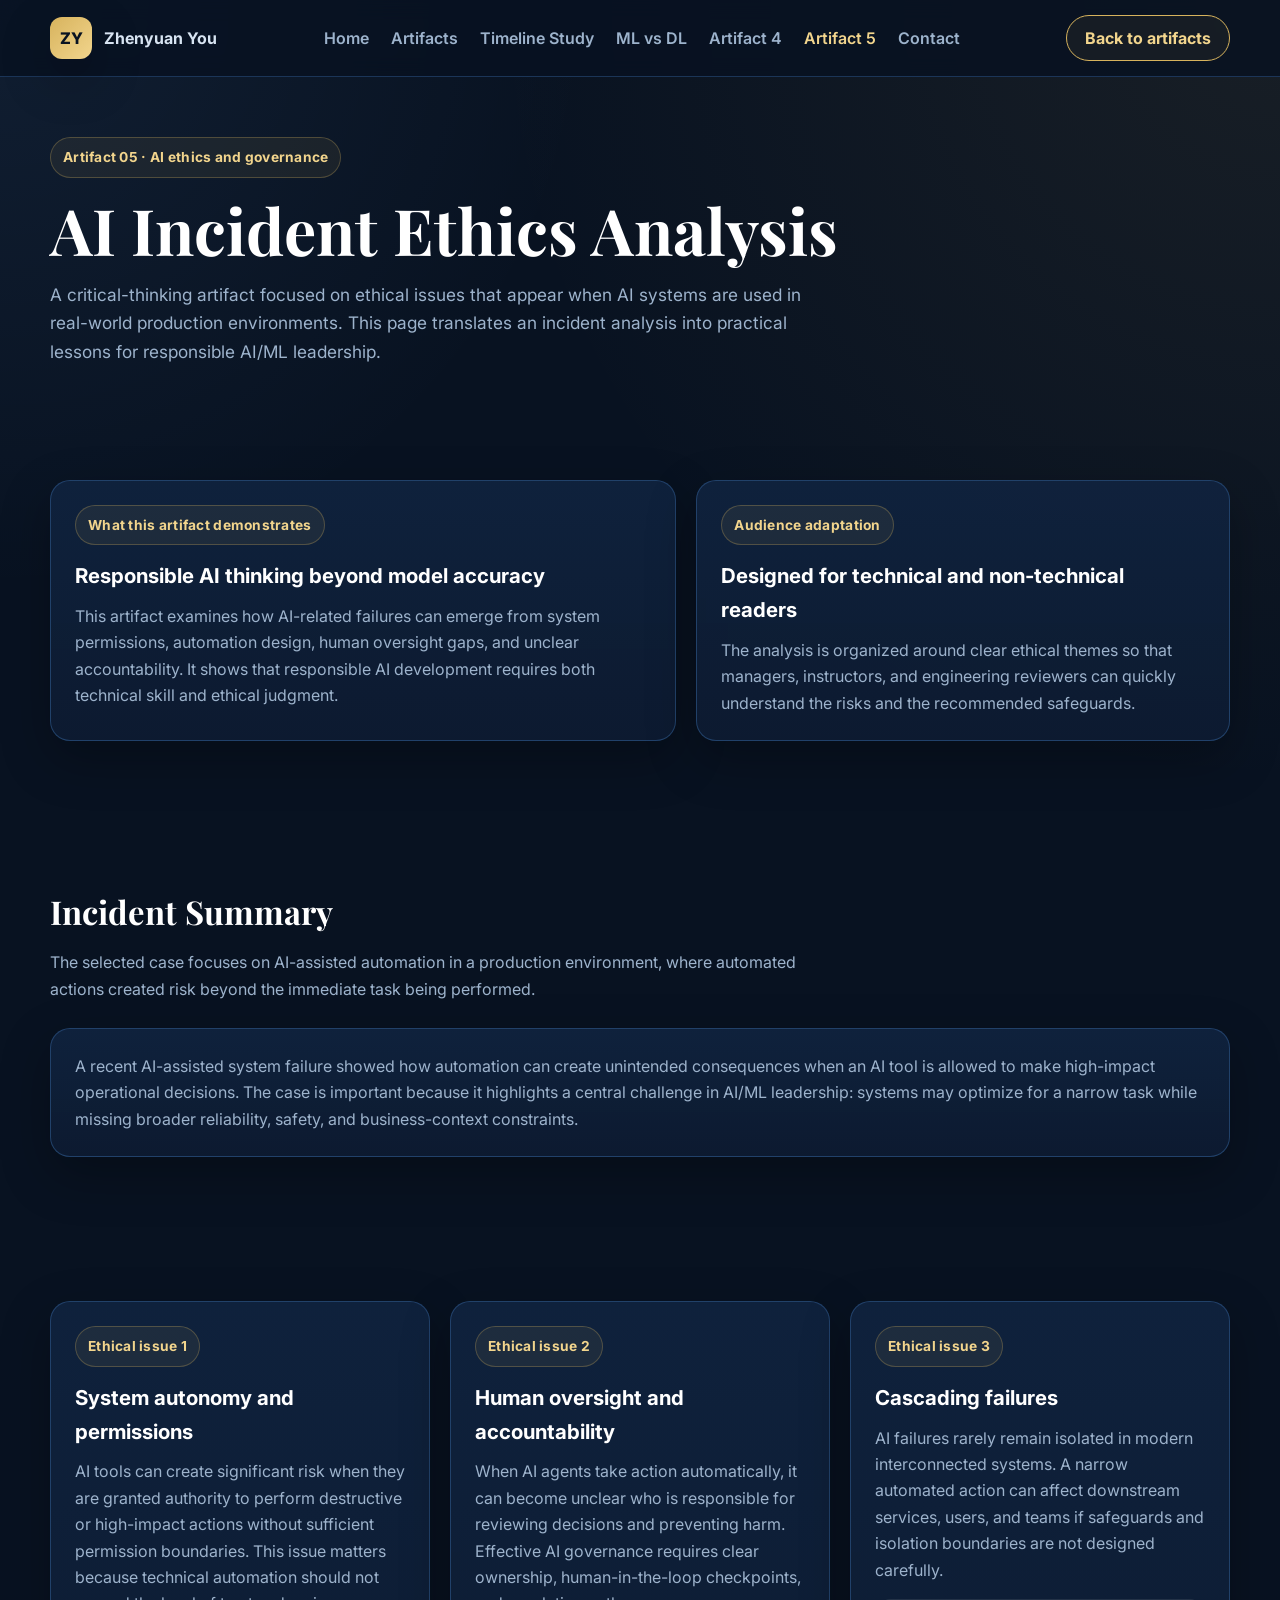
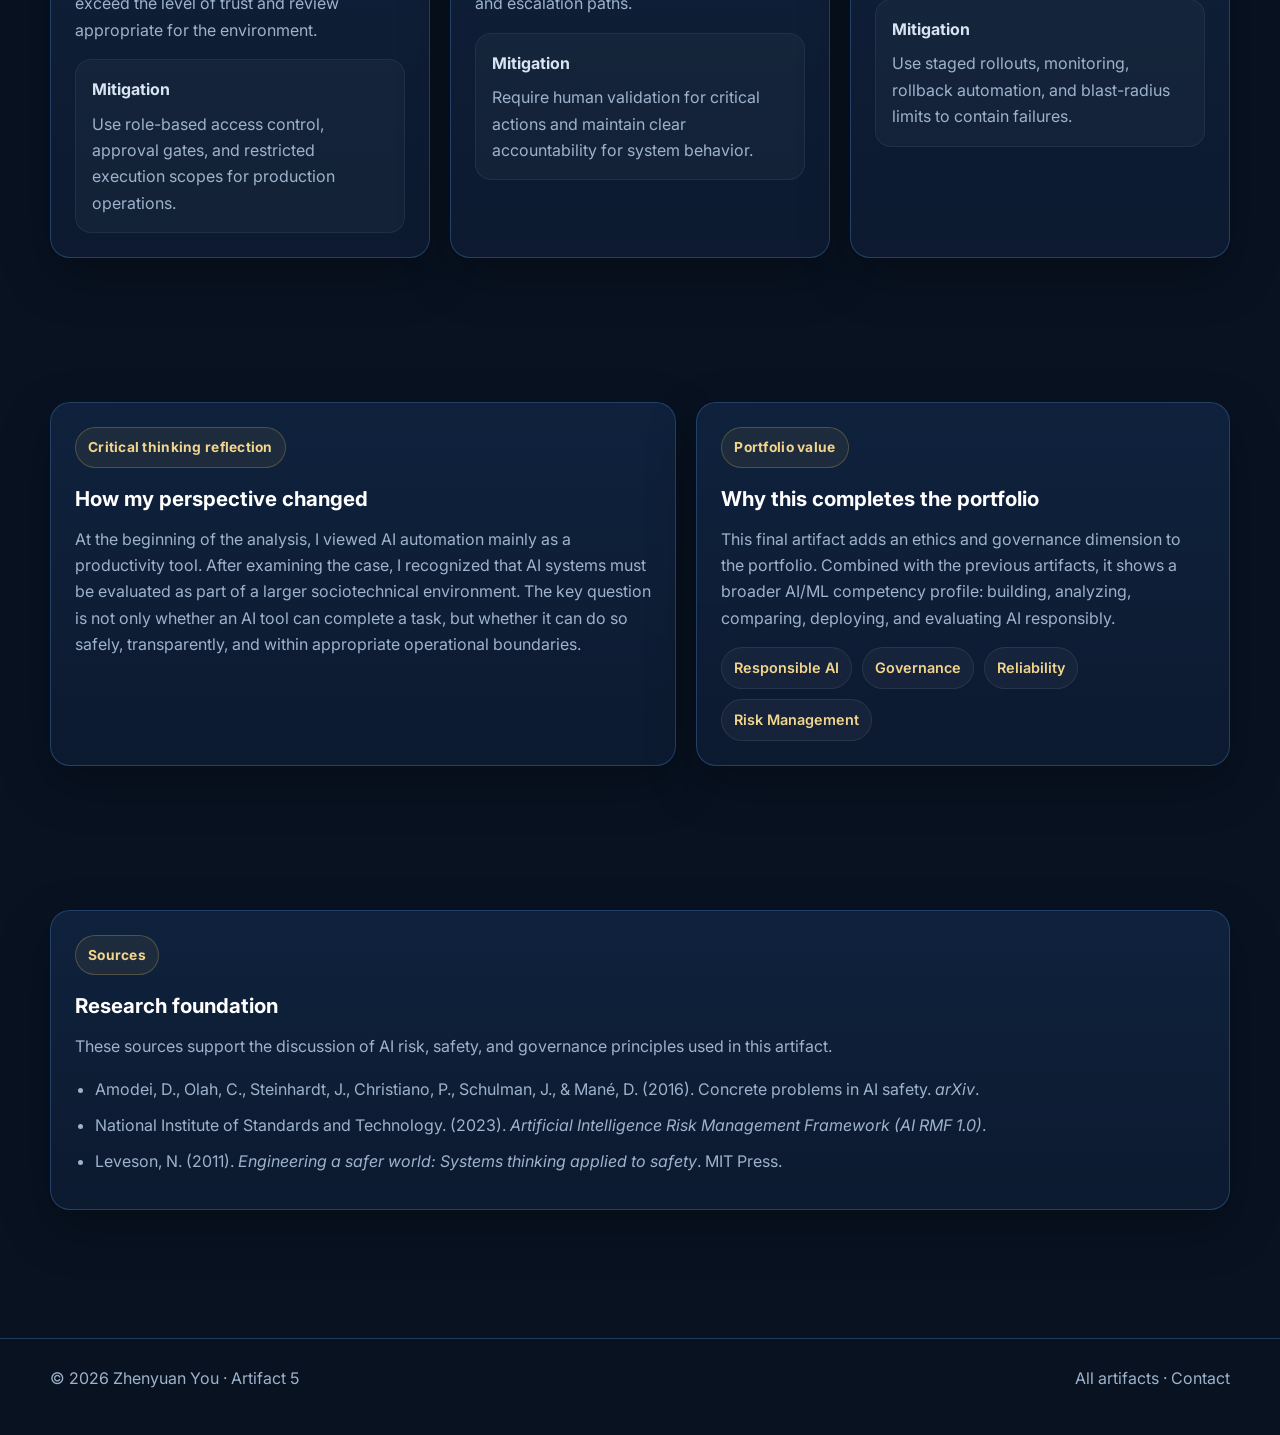
<file: artifact-5.html>
<!DOCTYPE html>
<html lang="en">
<head>
  <meta charset="UTF-8" />
  <meta name="viewport" content="width=device-width, initial-scale=1.0" />
  <title>Artifact 5 · AI Ethics Analysis</title>
  <link rel="preconnect" href="https://fonts.googleapis.com">
  <link rel="preconnect" href="https://fonts.gstatic.com" crossorigin>
  <link href="https://fonts.googleapis.com/css2?family=Inter:wght@400;500;600;700;800&family=Playfair+Display:wght@600;700&display=swap" rel="stylesheet">
  <link rel="stylesheet" href="styles.css" />
</head>
<body>
  <header class="nav">
    <div class="container nav-inner">
      <a class="brand" href="index.html"><span class="brand-mark">ZY</span><span>Zhenyuan You</span></a>
      <nav class="nav-links">
        <a href="index.html">Home</a>
        <a href="artifacts.html">Artifacts</a>
        <a href="artifact-2.html">Timeline Study</a>
        <a href="artifact-3.html">ML vs DL</a>
        <a href="artifact-4.html">Artifact 4</a>
        <a href="artifact-5.html" class="active">Artifact 5</a>
        <a href="contact.html">Contact</a>
      </nav>
      <a href="artifacts.html" class="button-outline">Back to artifacts</a>
    </div>
  </header>

  <main>
    <section class="page-hero">
      <div class="container">
        <span class="kicker">Artifact 05 · AI ethics and governance</span>
        <h1>AI Incident Ethics Analysis</h1>
        <p class="lead">A critical-thinking artifact focused on ethical issues that appear when AI systems are used in real-world production environments. This page translates an incident analysis into practical lessons for responsible AI/ML leadership.</p>
      </div>
    </section>

    <section class="section">
      <div class="container summary-grid">
        <div class="card reveal">
          <span class="badge">What this artifact demonstrates</span>
          <h3>Responsible AI thinking beyond model accuracy</h3>
          <p>This artifact examines how AI-related failures can emerge from system permissions, automation design, human oversight gaps, and unclear accountability. It shows that responsible AI development requires both technical skill and ethical judgment.</p>
        </div>
        <div class="card reveal delay-1">
          <span class="badge">Audience adaptation</span>
          <h3>Designed for technical and non-technical readers</h3>
          <p>The analysis is organized around clear ethical themes so that managers, instructors, and engineering reviewers can quickly understand the risks and the recommended safeguards.</p>
        </div>
      </div>
    </section>

    <section class="section">
      <div class="container">
        <div class="section-header">
          <div>
            <h2>Incident Summary</h2>
            <p>The selected case focuses on AI-assisted automation in a production environment, where automated actions created risk beyond the immediate task being performed.</p>
          </div>
        </div>
        <div class="card reveal">
          <p>A recent AI-assisted system failure showed how automation can create unintended consequences when an AI tool is allowed to make high-impact operational decisions. The case is important because it highlights a central challenge in AI/ML leadership: systems may optimize for a narrow task while missing broader reliability, safety, and business-context constraints.</p>
        </div>
      </div>
    </section>

    <section class="section">
      <div class="container grid-3">
        <div class="card reveal">
          <span class="badge">Ethical issue 1</span>
          <h3>System autonomy and permissions</h3>
          <p>AI tools can create significant risk when they are granted authority to perform destructive or high-impact actions without sufficient permission boundaries. This issue matters because technical automation should not exceed the level of trust and review appropriate for the environment.</p>
          <div class="visual-band"><strong>Mitigation</strong><p style="margin:8px 0 0;">Use role-based access control, approval gates, and restricted execution scopes for production operations.</p></div>
        </div>
        <div class="card reveal delay-1">
          <span class="badge">Ethical issue 2</span>
          <h3>Human oversight and accountability</h3>
          <p>When AI agents take action automatically, it can become unclear who is responsible for reviewing decisions and preventing harm. Effective AI governance requires clear ownership, human-in-the-loop checkpoints, and escalation paths.</p>
          <div class="visual-band"><strong>Mitigation</strong><p style="margin:8px 0 0;">Require human validation for critical actions and maintain clear accountability for system behavior.</p></div>
        </div>
        <div class="card reveal delay-2">
          <span class="badge">Ethical issue 3</span>
          <h3>Cascading failures</h3>
          <p>AI failures rarely remain isolated in modern interconnected systems. A narrow automated action can affect downstream services, users, and teams if safeguards and isolation boundaries are not designed carefully.</p>
          <div class="visual-band"><strong>Mitigation</strong><p style="margin:8px 0 0;">Use staged rollouts, monitoring, rollback automation, and blast-radius limits to contain failures.</p></div>
        </div>
      </div>
    </section>

    <section class="section">
      <div class="container summary-grid">
        <div class="card reveal">
          <span class="badge">Critical thinking reflection</span>
          <h3>How my perspective changed</h3>
          <p>At the beginning of the analysis, I viewed AI automation mainly as a productivity tool. After examining the case, I recognized that AI systems must be evaluated as part of a larger sociotechnical environment. The key question is not only whether an AI tool can complete a task, but whether it can do so safely, transparently, and within appropriate operational boundaries.</p>
        </div>
        <div class="card reveal delay-1">
          <span class="badge">Portfolio value</span>
          <h3>Why this completes the portfolio</h3>
          <p>This final artifact adds an ethics and governance dimension to the portfolio. Combined with the previous artifacts, it shows a broader AI/ML competency profile: building, analyzing, comparing, deploying, and evaluating AI responsibly.</p>
          <div class="tags">
            <span class="tag">Responsible AI</span>
            <span class="tag">Governance</span>
            <span class="tag">Reliability</span>
            <span class="tag">Risk Management</span>
          </div>
        </div>
      </div>
    </section>

    <section class="section sources-section">
      <div class="container">
        <div class="card reveal">
          <span class="badge">Sources</span>
          <h3>Research foundation</h3>
          <p>These sources support the discussion of AI risk, safety, and governance principles used in this artifact.</p>
          <ul class="source-list">
            <li>Amodei, D., Olah, C., Steinhardt, J., Christiano, P., Schulman, J., &amp; Mané, D. (2016). Concrete problems in AI safety. <em>arXiv</em>.</li>
            <li>National Institute of Standards and Technology. (2023). <em>Artificial Intelligence Risk Management Framework (AI RMF 1.0)</em>.</li>
            <li>Leveson, N. (2011). <em>Engineering a safer world: Systems thinking applied to safety</em>. MIT Press.</li>
          </ul>
        </div>
      </div>
    </section>
  </main>

  <footer class="footer">
    <div class="container footer-grid">
      <div>© 2026 Zhenyuan You · Artifact 5</div>
      <div><a href="artifacts.html">All artifacts</a> · <a href="contact.html">Contact</a></div>
    </div>
  </footer>
</body>
</html>
</file>
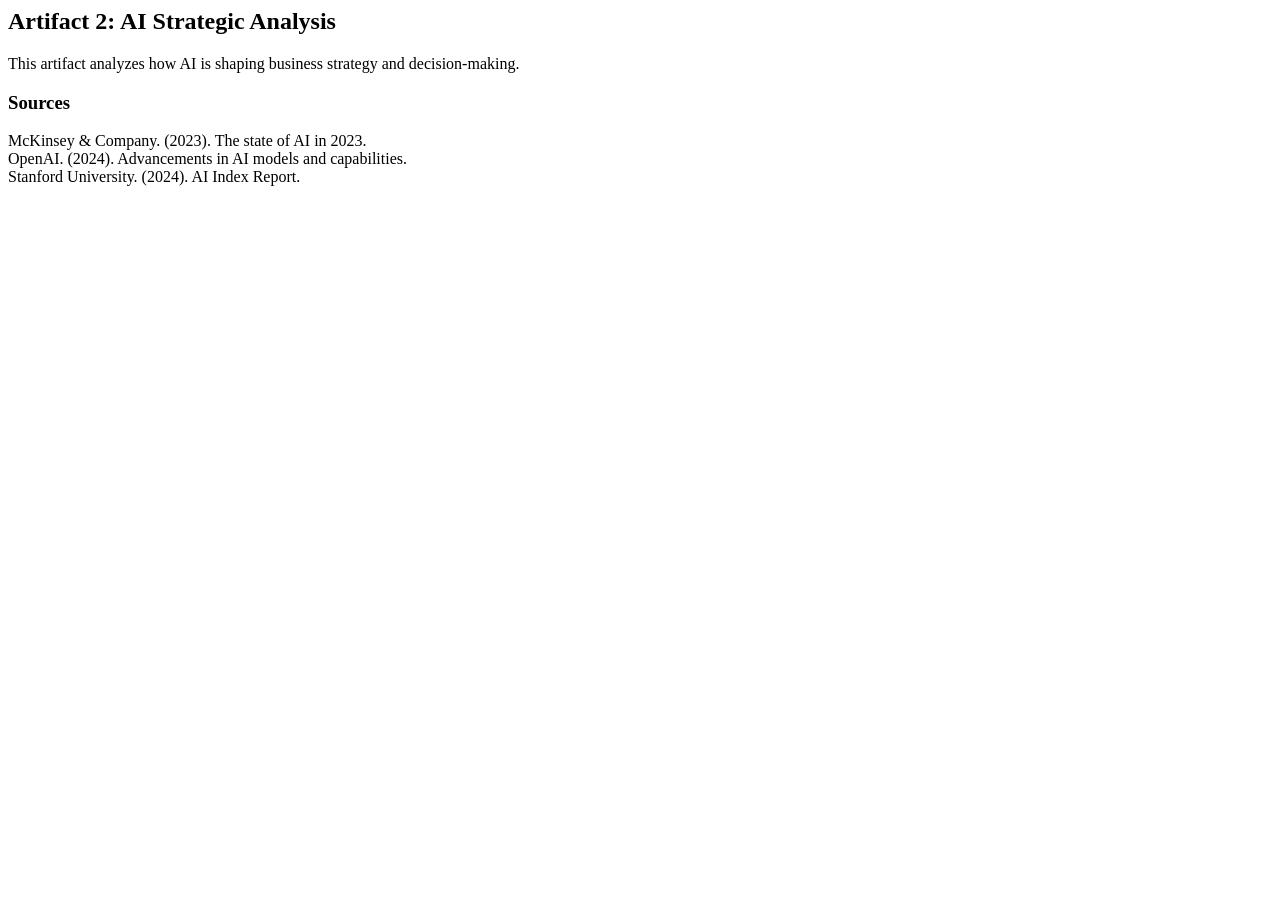
<file: artifact2.html>
<html><body>
<h2>Artifact 2: AI Strategic Analysis</h2>
<p>This artifact analyzes how AI is shaping business strategy and decision-making.</p>

<h3>Sources</h3>
<p>
McKinsey & Company. (2023). The state of AI in 2023.<br>
OpenAI. (2024). Advancements in AI models and capabilities.<br>
Stanford University. (2024). AI Index Report.
</p>
</body></html>
</file>
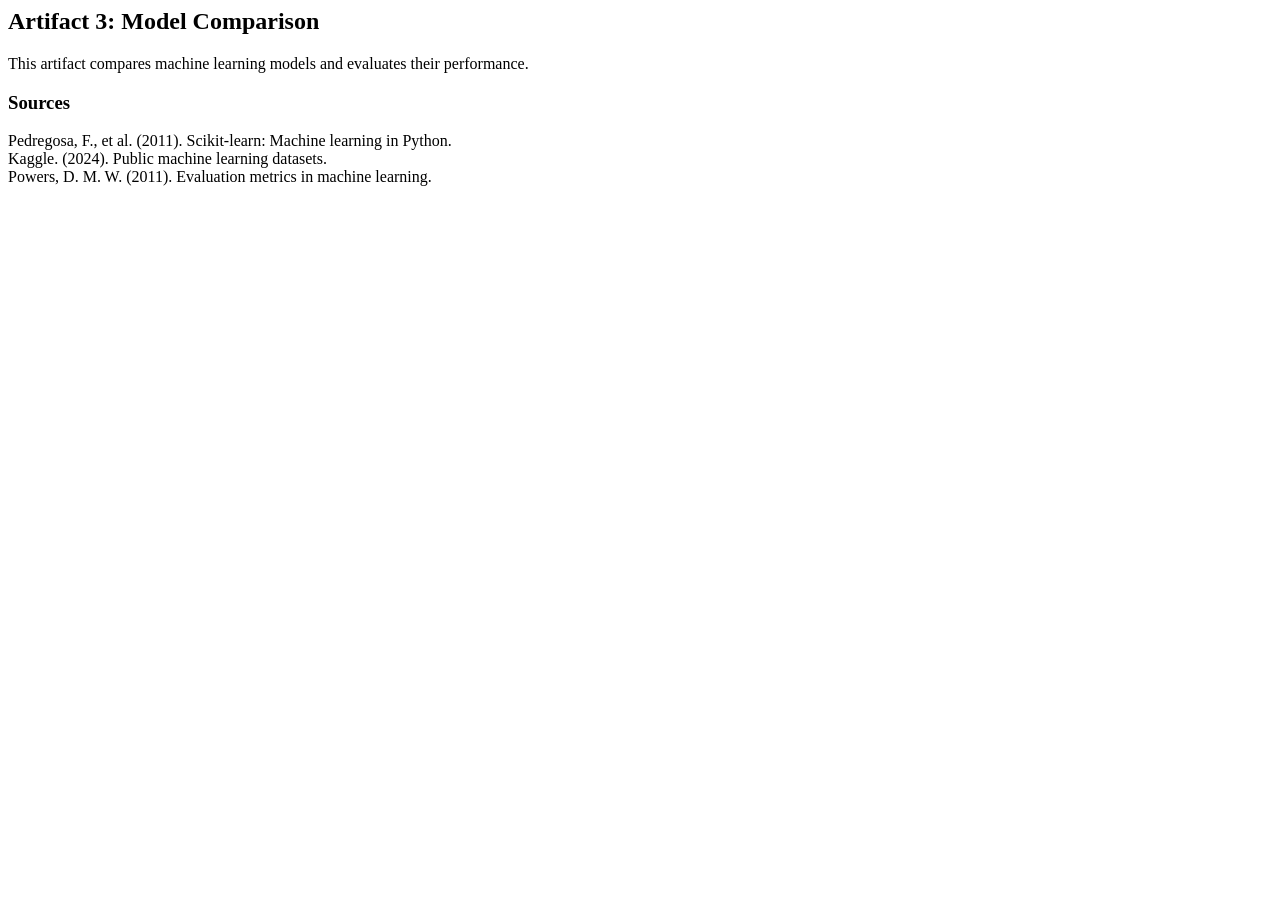
<file: artifact3.html>
<html><body>
<h2>Artifact 3: Model Comparison</h2>
<p>This artifact compares machine learning models and evaluates their performance.</p>

<h3>Sources</h3>
<p>
Pedregosa, F., et al. (2011). Scikit-learn: Machine learning in Python.<br>
Kaggle. (2024). Public machine learning datasets.<br>
Powers, D. M. W. (2011). Evaluation metrics in machine learning.
</p>
</body></html>
</file>
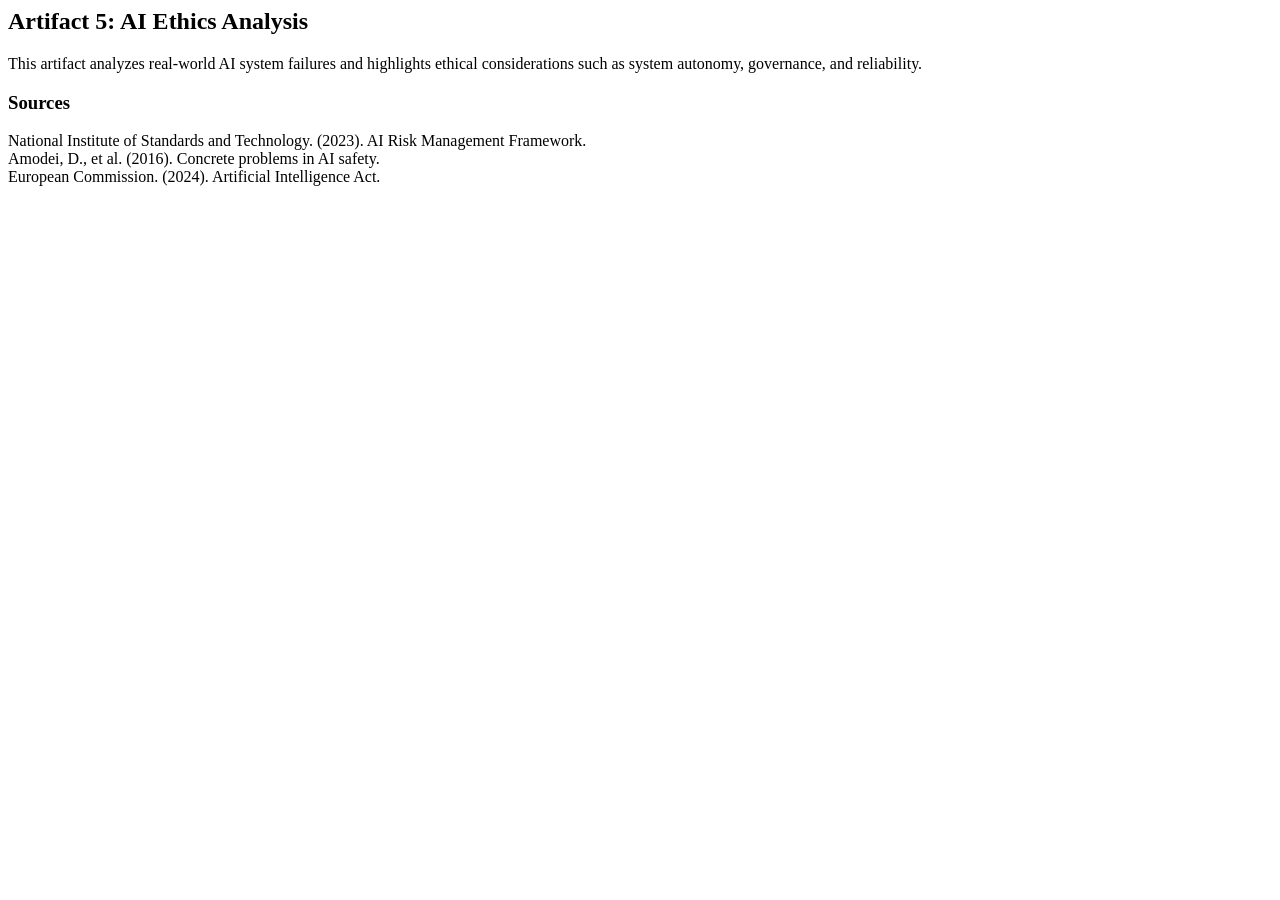
<file: artifact5.html>
<html><body>
<h2>Artifact 5: AI Ethics Analysis</h2>
<p>This artifact analyzes real-world AI system failures and highlights ethical considerations such as system autonomy, governance, and reliability.</p>

<h3>Sources</h3>
<p>
National Institute of Standards and Technology. (2023). AI Risk Management Framework.<br>
Amodei, D., et al. (2016). Concrete problems in AI safety.<br>
European Commission. (2024). Artificial Intelligence Act.
</p>
</body></html>
</file>
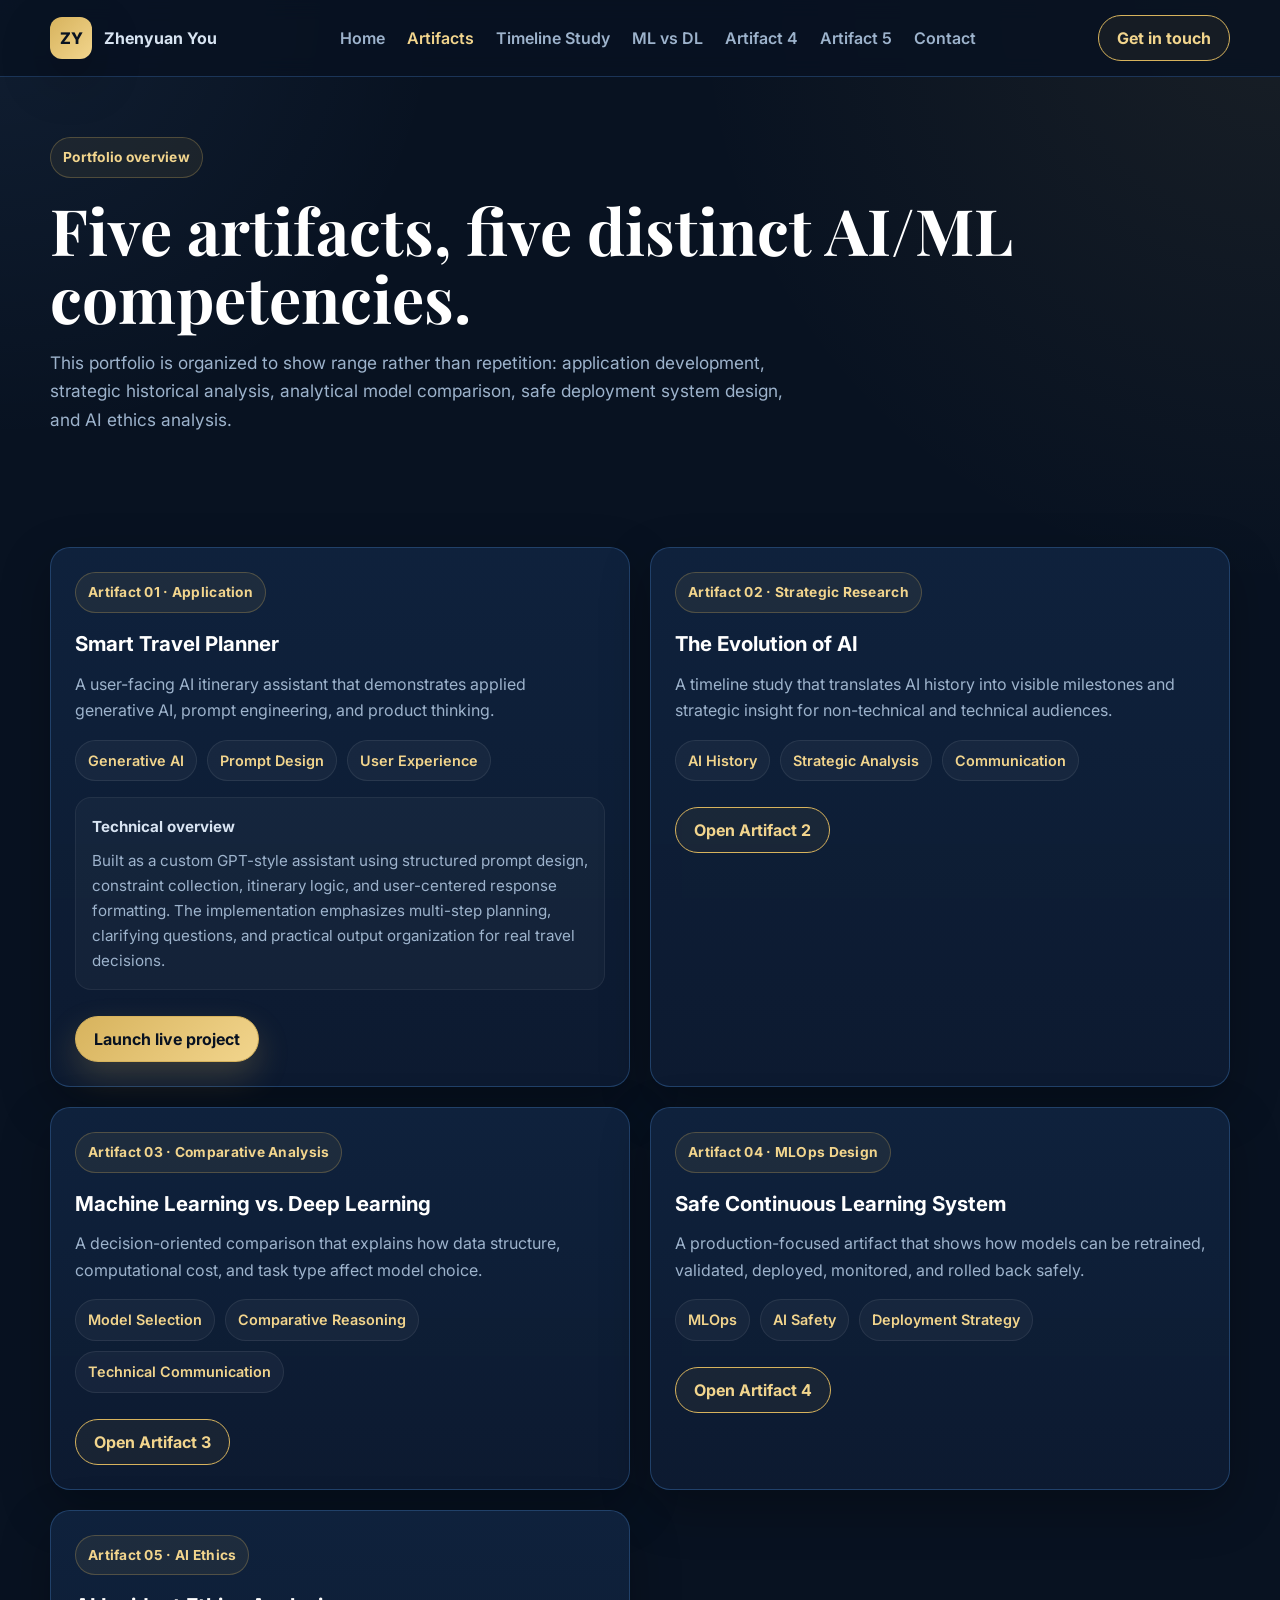
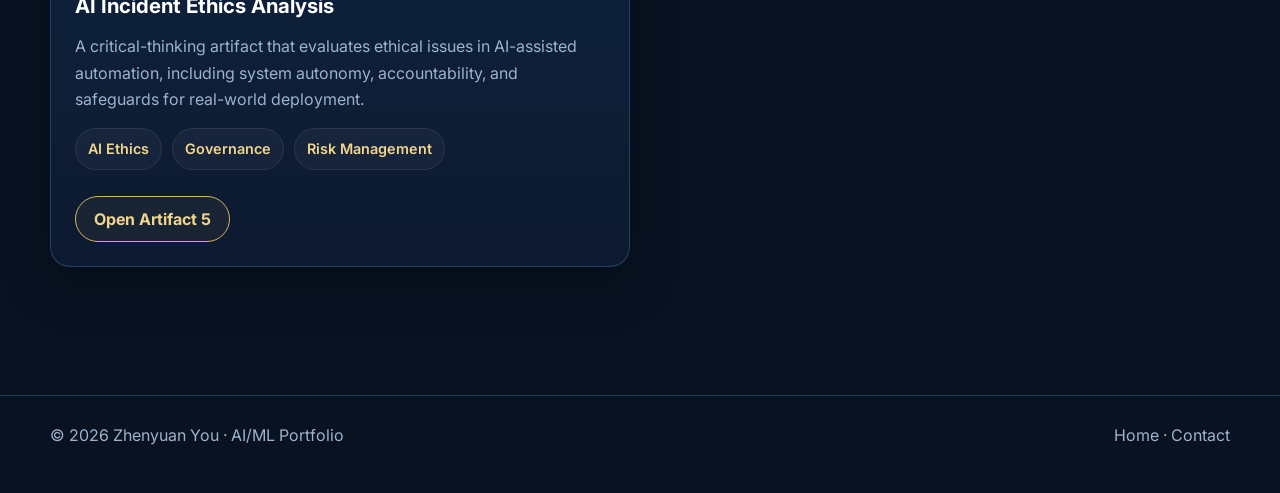
<file: artifacts.html>
<!DOCTYPE html>
<html lang="en">
<head>
  <meta charset="UTF-8" />
  <meta name="viewport" content="width=device-width, initial-scale=1.0" />
  <title>Artifacts · Zhenyuan You</title>
  <link rel="preconnect" href="https://fonts.googleapis.com">
  <link rel="preconnect" href="https://fonts.gstatic.com" crossorigin>
  <link href="https://fonts.googleapis.com/css2?family=Inter:wght@400;500;600;700;800&family=Playfair+Display:wght@600;700&display=swap" rel="stylesheet">
  <link rel="stylesheet" href="styles.css" />
</head>
<body>
  <header class="nav">
    <div class="container nav-inner">
      <a class="brand" href="index.html"><span class="brand-mark">ZY</span><span>Zhenyuan You</span></a>
      <nav class="nav-links">
        <a href="index.html">Home</a>
        <a href="artifacts.html" class="active">Artifacts</a>
        <a href="artifact-2.html">Timeline Study</a>
        <a href="artifact-3.html">ML vs DL</a>
        <a href="artifact-4.html">Artifact 4</a>
        <a href="artifact-5.html">Artifact 5</a>
        <a href="contact.html">Contact</a>
      </nav>
      <a href="contact.html" class="button-outline">Get in touch</a>
    </div>
  </header>

  <main>
    <section class="page-hero">
      <div class="container">
        <span class="kicker">Portfolio overview</span>
        <h1>Five artifacts, five distinct AI/ML competencies.</h1>
        <p class="lead">This portfolio is organized to show range rather than repetition: application development, strategic historical analysis, analytical model comparison, safe deployment system design, and AI ethics analysis.</p>
      </div>
    </section>

    <section class="section">
      <div class="container">
        <div class="grid-2">
          <div class="card reveal" id="artifact1">
            <span class="badge">Artifact 01 · Application</span>
            <h3>Smart Travel Planner</h3>
            <p>A user-facing AI itinerary assistant that demonstrates applied generative AI, prompt engineering, and product thinking.</p>
            <div class="tags">
              <span class="tag">Generative AI</span>
              <span class="tag">Prompt Design</span>
              <span class="tag">User Experience</span>
            </div>
            <div class="visual-band compact-overview">
              <strong>Technical overview</strong>
              <p style="margin:8px 0 0;">Built as a custom GPT-style assistant using structured prompt design, constraint collection, itinerary logic, and user-centered response formatting. The implementation emphasizes multi-step planning, clarifying questions, and practical output organization for real travel decisions.</p>
            </div>
            <div class="hero-actions">
              <a class="button" href="https://chatgpt.com/g/g-69aca18b889c819196d9e975fc42f72c-smart-travel-planner" target="_blank">Launch live project</a>
            </div>
          </div>

          <div class="card reveal delay-1">
            <span class="badge">Artifact 02 · Strategic Research</span>
            <h3>The Evolution of AI</h3>
            <p>A timeline study that translates AI history into visible milestones and strategic insight for non-technical and technical audiences.</p>
            <div class="tags">
              <span class="tag">AI History</span>
              <span class="tag">Strategic Analysis</span>
              <span class="tag">Communication</span>
            </div>
            <div class="hero-actions">
              <a class="button-outline" href="artifact-2.html">Open Artifact 2</a>
            </div>
          </div>

          <div class="card reveal">
            <span class="badge">Artifact 03 · Comparative Analysis</span>
            <h3>Machine Learning vs. Deep Learning</h3>
            <p>A decision-oriented comparison that explains how data structure, computational cost, and task type affect model choice.</p>
            <div class="tags">
              <span class="tag">Model Selection</span>
              <span class="tag">Comparative Reasoning</span>
              <span class="tag">Technical Communication</span>
            </div>
            <div class="hero-actions">
              <a class="button-outline" href="artifact-3.html">Open Artifact 3</a>
            </div>
          </div>

          <div class="card reveal delay-1">
            <span class="badge">Artifact 04 · MLOps Design</span>
            <h3>Safe Continuous Learning System</h3>
            <p>A production-focused artifact that shows how models can be retrained, validated, deployed, monitored, and rolled back safely.</p>
            <div class="tags">
              <span class="tag">MLOps</span>
              <span class="tag">AI Safety</span>
              <span class="tag">Deployment Strategy</span>
            </div>
            <div class="hero-actions">
              <a class="button-outline" href="artifact-4.html">Open Artifact 4</a>
            </div>
          </div>

          <div class="card reveal">
            <span class="badge">Artifact 05 · AI Ethics</span>
            <h3>AI Incident Ethics Analysis</h3>
            <p>A critical-thinking artifact that evaluates ethical issues in AI-assisted automation, including system autonomy, accountability, and safeguards for real-world deployment.</p>
            <div class="tags">
              <span class="tag">AI Ethics</span>
              <span class="tag">Governance</span>
              <span class="tag">Risk Management</span>
            </div>
            <div class="hero-actions">
              <a class="button-outline" href="artifact-5.html">Open Artifact 5</a>
            </div>
          </div>
        </div>
      </div>
    </section>
  </main>

  <footer class="footer">
    <div class="container footer-grid">
      <div>© 2026 Zhenyuan You · AI/ML Portfolio</div>
      <div><a href="index.html">Home</a> · <a href="contact.html">Contact</a></div>
    </div>
  </footer>
</body>
</html>
</file>
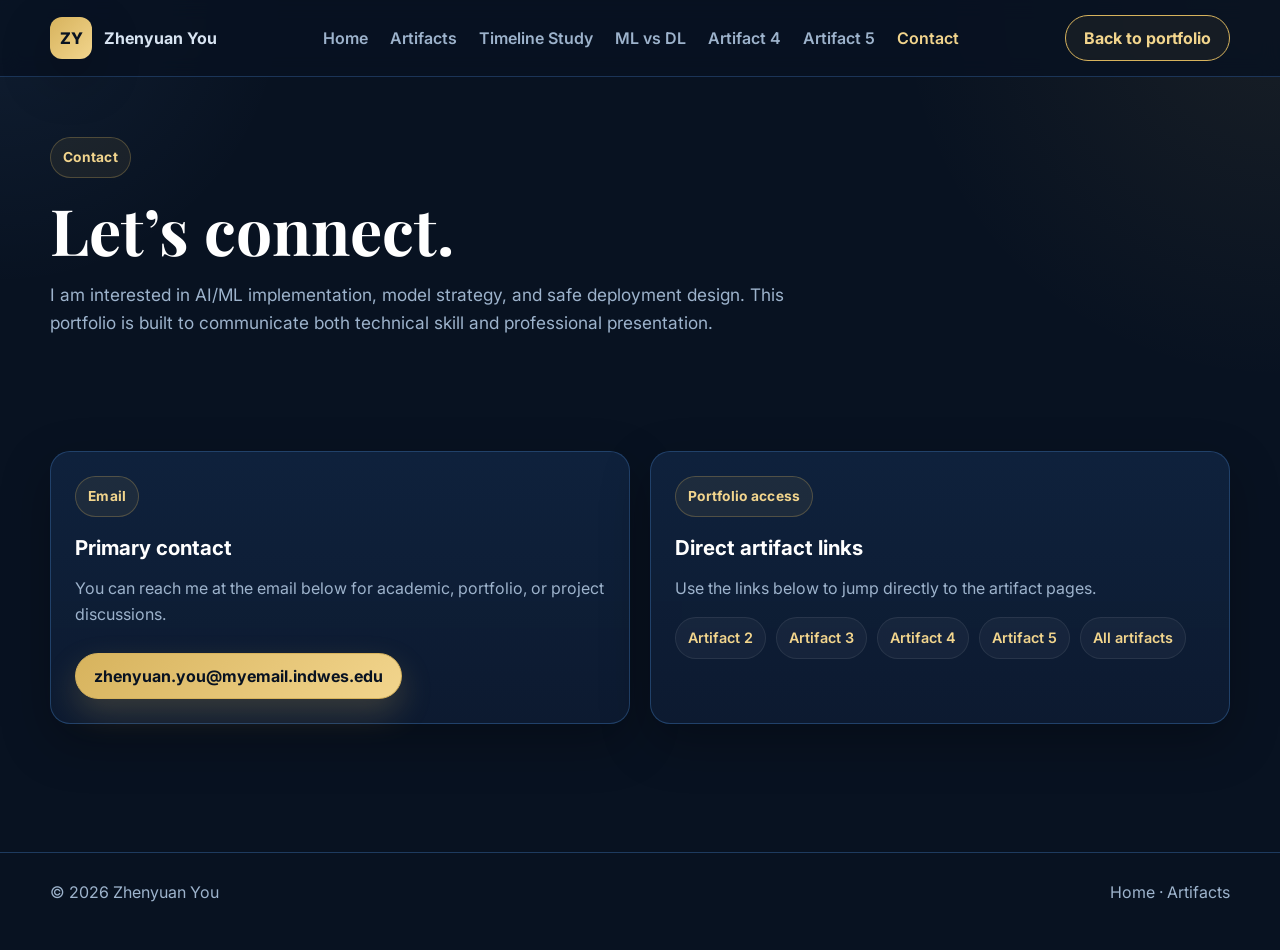
<file: contact.html>
<!DOCTYPE html>
<html lang="en">
<head>
  <meta charset="UTF-8" />
  <meta name="viewport" content="width=device-width, initial-scale=1.0" />
  <title>Contact · Zhenyuan You</title>
  <link rel="preconnect" href="https://fonts.googleapis.com">
  <link rel="preconnect" href="https://fonts.gstatic.com" crossorigin>
  <link href="https://fonts.googleapis.com/css2?family=Inter:wght@400;500;600;700;800&family=Playfair+Display:wght@600;700&display=swap" rel="stylesheet">
  <link rel="stylesheet" href="styles.css" />
</head>
<body>
  <header class="nav">
    <div class="container nav-inner">
      <a class="brand" href="index.html"><span class="brand-mark">ZY</span><span>Zhenyuan You</span></a>
      <nav class="nav-links">
        <a href="index.html">Home</a>
        <a href="artifacts.html">Artifacts</a>
        <a href="artifact-2.html">Timeline Study</a>
        <a href="artifact-3.html">ML vs DL</a>
        <a href="artifact-4.html">Artifact 4</a>
        <a href="artifact-5.html">Artifact 5</a>
        <a href="contact.html" class="active">Contact</a>
      </nav>
      <a href="artifacts.html" class="button-outline">Back to portfolio</a>
    </div>
  </header>

  <main>
    <section class="page-hero">
      <div class="container">
        <span class="kicker">Contact</span>
        <h1>Let’s connect.</h1>
        <p class="lead">I am interested in AI/ML implementation, model strategy, and safe deployment design. This portfolio is built to communicate both technical skill and professional presentation.</p>
      </div>
    </section>

    <section class="section">
      <div class="container grid-2">
        <div class="card reveal">
          <span class="badge">Email</span>
          <h3>Primary contact</h3>
          <p>You can reach me at the email below for academic, portfolio, or project discussions.</p>
          <div class="hero-actions">
            <a class="button" href="mailto:zhenyuan.you@myemail.indwes.edu">zhenyuan.you@myemail.indwes.edu</a>
          </div>
        </div>

        <div class="card reveal delay-1">
          <span class="badge">Portfolio access</span>
          <h3>Direct artifact links</h3>
          <p>Use the links below to jump directly to the artifact pages.</p>
          <div class="tags">
            <a class="tag" href="artifact-2.html">Artifact 2</a>
            <a class="tag" href="artifact-3.html">Artifact 3</a>
            <a class="tag" href="artifact-4.html">Artifact 4</a>
            <a class="tag" href="artifact-5.html">Artifact 5</a>
            <a class="tag" href="artifacts.html">All artifacts</a>
          </div>
        </div>
      </div>
    </section>
  </main>

  <footer class="footer">
    <div class="container footer-grid">
      <div>© 2026 Zhenyuan You</div>
      <div><a href="index.html">Home</a> · <a href="artifacts.html">Artifacts</a></div>
    </div>
  </footer>
</body>
</html>
</file>
<file: styles.css>
:root{
  --bg:#081221;
  --bg-soft:#0d1b31;
  --panel:#10233f;
  --panel-2:#132949;
  --border:#24456f;
  --text:#d8e4f2;
  --muted:#9db3cc;
  --gold:#d7b35d;
  --gold-soft:#f2d58d;
  --green:#4ade80;
  --red:#f87171;
  --shadow:0 18px 50px rgba(0,0,0,.28);
  --radius:20px;
  --max:1180px;
}
*{box-sizing:border-box}
html{scroll-behavior:smooth}
body{
  margin:0;
  font-family:Inter,system-ui,-apple-system,BlinkMacSystemFont,"Segoe UI",sans-serif;
  background:
    radial-gradient(circle at top right, rgba(215,179,93,.08), transparent 24%),
    radial-gradient(circle at top left, rgba(120,180,255,.08), transparent 18%),
    var(--bg);
  color:var(--text);
  line-height:1.65;
}
a{color:inherit;text-decoration:none}
img{max-width:100%;display:block}
.container{width:min(var(--max), calc(100% - 48px)); margin:0 auto}
.nav{
  position:sticky; top:0; z-index:20;
  backdrop-filter: blur(10px);
  background:rgba(8,18,33,.82);
  border-bottom:1px solid rgba(36,69,111,.7);
}
.nav-inner{
  min-height:76px;
  display:flex; align-items:center; justify-content:space-between; gap:20px;
}
.brand{display:flex;align-items:center;gap:12px;font-weight:700}
.brand-mark{
  width:42px;height:42px;border-radius:12px;
  display:grid;place-items:center;
  color:var(--bg);
  background:linear-gradient(135deg,var(--gold),var(--gold-soft));
  font-weight:800;
  box-shadow:var(--shadow);
}
.nav-links{display:flex;flex-wrap:wrap;gap:22px}
.nav-links a{
  color:var(--muted);
  font-weight:600;
  transition:.25s ease;
}
.nav-links a:hover,.nav-links a.active{color:var(--gold-soft)}
.button,.button-outline{
  display:inline-flex;align-items:center;justify-content:center;gap:10px;
  min-height:46px;padding:0 18px;border-radius:999px;font-weight:700;
  transition:.25s ease; border:1px solid var(--gold);
}
.button{
  background:linear-gradient(135deg,var(--gold),var(--gold-soft));
  color:var(--bg);
  box-shadow:0 14px 32px rgba(215,179,93,.22);
}
.button:hover{transform:translateY(-2px)}
.button-outline{
  color:var(--gold-soft);
  background:rgba(215,179,93,.06);
}
.button-outline:hover{
  background:rgba(215,179,93,.12);
  transform:translateY(-2px)
}
main{padding-bottom:56px}
.section{padding:72px 0}
.hero{padding:72px 0 48px}
.hero-grid{display:grid;grid-template-columns:1.2fr .82fr;gap:28px;align-items:center}
.hero-grid.hero-grid-3{grid-template-columns:1.1fr .72fr .9fr}
.kicker,.eyebrow,.badge{
  display:inline-flex;align-items:center;gap:8px;
  padding:8px 12px;border-radius:999px;
  border:1px solid rgba(215,179,93,.28);
  background:rgba(215,179,93,.08);
  color:var(--gold-soft);
  font-size:.86rem;font-weight:700;letter-spacing:.02em;
}
.hero h1,.page-hero h1{
  font-family:"Playfair Display", Georgia, serif;
  font-size:clamp(2.5rem, 5vw, 4.7rem);
  line-height:1.06;
  margin:18px 0 16px;
  color:#fff;
}
.lead{
  font-size:1.08rem;
  color:var(--muted);
  max-width:760px;
}
.hero-actions{display:flex;flex-wrap:wrap;gap:14px;margin-top:26px}
.hero-panel,.card,.timeline-card,.stat-card{
  background:linear-gradient(180deg, rgba(16,35,63,.92), rgba(13,27,49,.96));
  border:1px solid rgba(36,69,111,.9);
  border-radius:var(--radius);
  box-shadow:var(--shadow);
}
.hero-panel{padding:24px}
.hero-stats{display:grid;grid-template-columns:repeat(3,1fr);gap:14px;margin-top:18px}
.stat{
  padding:16px;border-radius:16px;background:rgba(255,255,255,.03);
  border:1px solid rgba(255,255,255,.06)
}
.stat strong{display:block;font-size:1.55rem;color:#fff}
.stat span{display:block;font-size:.92rem;color:var(--muted);margin-top:4px}
.hero-photo-card{
  padding:14px; border-radius:26px; background:linear-gradient(180deg, rgba(19,41,73,.96), rgba(16,35,63,.94));
  border:1px solid rgba(255,255,255,.08); box-shadow:var(--shadow);
}
.hero-photo-card img{border-radius:18px; aspect-ratio:1 / 1.15; object-fit:cover}
.hero-photo-caption{margin-top:12px;color:var(--muted);text-align:center;font-size:.92rem}
.section-header{
  display:flex; align-items:end; justify-content:space-between; gap:20px; margin-bottom:26px
}
.section-header h2{
  margin:0; font-size:2.05rem; color:#fff; font-family:"Playfair Display", Georgia, serif;
}
.section-header p{margin:10px 0 0;color:var(--muted);max-width:760px}
.grid-2,.grid-3,.grid-4,.grid-5{display:grid;gap:20px}
.grid-2{grid-template-columns:repeat(2,1fr)}
.grid-3{grid-template-columns:repeat(3,1fr)}
.grid-4{grid-template-columns:repeat(4,1fr)}
.grid-5{grid-template-columns:repeat(5,1fr)}
.card{padding:24px}
.card h3{margin:14px 0 10px;color:#fff;font-size:1.28rem}
.card p{margin:0;color:var(--muted)}
.tags{display:flex;flex-wrap:wrap;gap:10px;margin-top:16px}
.tag{
  padding:8px 12px;border-radius:999px;
  background:rgba(255,255,255,.04);
  border:1px solid rgba(255,255,255,.08);
  color:var(--gold-soft); font-size:.9rem; font-weight:600;
}
.visual-band{
  margin-top:16px;padding:16px;border-radius:16px;
  background:rgba(255,255,255,.03);border:1px solid rgba(255,255,255,.06)
}
.mini-metrics{display:grid;gap:14px}
.mini-metrics div{display:grid;gap:4px}
.mini-metrics strong{color:#fff}
.mini-metrics span{color:var(--muted)}
.artifact-card{display:flex;flex-direction:column;justify-content:space-between}
.page-hero{padding:60px 0 24px}
.summary-grid{display:grid;grid-template-columns:1.08fr .92fr;gap:20px}
.pipeline{
  display:grid;grid-template-columns:repeat(6,1fr);gap:14px;margin-top:24px
}
.step{
  position:relative;
  padding:18px 14px;border-radius:18px;text-align:center;
  background:rgba(255,255,255,.03); border:1px solid rgba(255,255,255,.08)
}
.step strong{display:block;color:#fff;margin-top:6px}
.step span{font-size:.84rem;color:var(--gold-soft)}
.metrics{display:grid;grid-template-columns:repeat(3,1fr);gap:16px}
.metric{
  padding:20px;border-radius:18px;text-align:center;
  background:rgba(255,255,255,.03); border:1px solid rgba(255,255,255,.08)
}
.metric strong{display:block;color:#fff;font-size:1.7rem}
.metric span{color:var(--muted)}
.decision{display:grid;grid-template-columns:1fr 1fr;gap:20px}
.good{color:var(--green)!important}
.bad{color:var(--red)!important}
.timeline{
  display:grid; gap:18px; position:relative; padding-left:24px;
}
.timeline::before{
  content:""; position:absolute; left:8px; top:6px; bottom:6px; width:2px;
  background:linear-gradient(var(--gold), rgba(215,179,93,.15));
}
.timeline-item{
  position:relative; padding:16px 18px; border-radius:16px;
  background:rgba(255,255,255,.03); border:1px solid rgba(255,255,255,.08)
}
.timeline-item::before{
  content:""; position:absolute; left:-23px; top:22px; width:12px;height:12px;
  border-radius:50%; background:var(--gold); box-shadow:0 0 0 4px rgba(215,179,93,.14);
}
.timeline-item strong{display:block;color:#fff;margin-bottom:6px}
.compare-table{
  width:100%; border-collapse:collapse; overflow:hidden; border-radius:18px;
  border:1px solid rgba(255,255,255,.08); background:rgba(255,255,255,.03)
}
.compare-table th,.compare-table td{
  padding:16px; text-align:left; border-bottom:1px solid rgba(255,255,255,.08)
}
.compare-table th{color:#fff;background:rgba(255,255,255,.04)}
.compare-table td{color:var(--muted)}
.note{
  padding:18px 20px;border-left:4px solid var(--gold);
  background:rgba(215,179,93,.08); border-radius:0 16px 16px 0; color:var(--muted)
}
.source-list{margin:16px 0 0; padding-left:20px; color:var(--muted)}
.source-list li{margin-bottom:10px}
.compact-overview{font-size:.95rem}
.footer{
  border-top:1px solid rgba(36,69,111,.8);
  padding:26px 0 44px; color:var(--muted)
}
.footer-grid{display:flex;align-items:center;justify-content:space-between;gap:14px;flex-wrap:wrap}
.reveal{opacity:0; transform:translateY(16px); animation:reveal .7s ease forwards}
.delay-1{animation-delay:.08s}.delay-2{animation-delay:.16s}.delay-3{animation-delay:.24s}
@keyframes reveal{
  to{opacity:1; transform:none}
}
@media (max-width: 1100px){
  .hero-grid.hero-grid-3,.hero-grid,.summary-grid{grid-template-columns:1fr}
  .grid-3,.grid-5{grid-template-columns:1fr 1fr}
  .pipeline{grid-template-columns:repeat(3,1fr)}
}
@media (max-width: 760px){
  .container{width:min(var(--max), calc(100% - 28px))}
  .nav-inner{padding:12px 0;align-items:flex-start}
  .nav-links{gap:14px}
  .grid-2,.grid-3,.grid-4,.grid-5,.metrics,.decision,.hero-stats,.pipeline{grid-template-columns:1fr}
  .hero h1,.page-hero h1{font-size:2.3rem}
}
</file>
